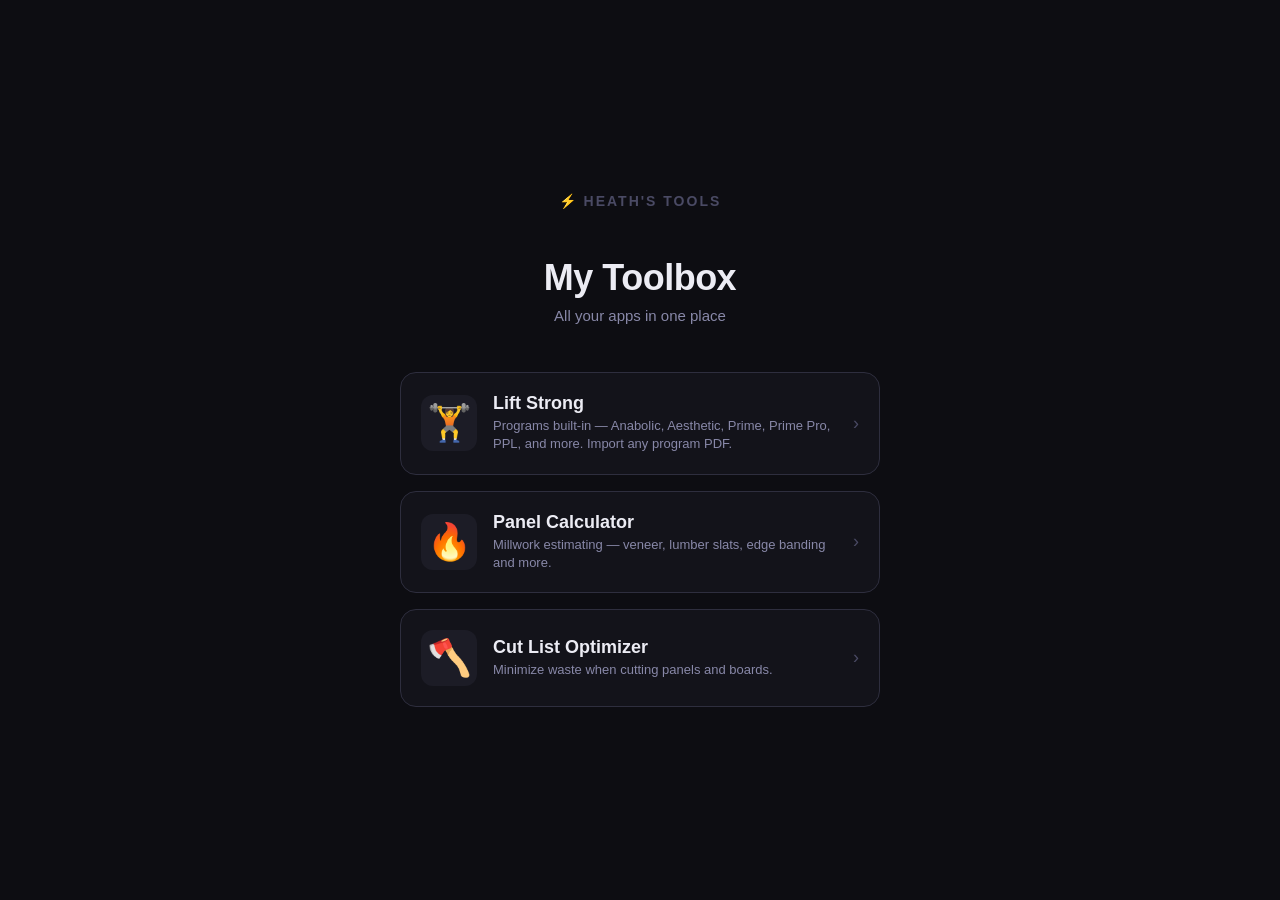
<file: index.html>
<!DOCTYPE html>
<html lang="en">
<head>
<meta charset="UTF-8">
<meta name="viewport" content="width=device-width, initial-scale=1.0">
<title>Heath's Tools</title>
<link rel="manifest" href="/manifest.json">
<link rel="apple-touch-icon" href="/icons/liftstrong-icon.png">
<meta name="apple-mobile-web-app-capable" content="yes">
<meta name="apple-mobile-web-app-status-bar-style" content="black-translucent">
<meta name="apple-mobile-web-app-title" content="My Tools">
<meta name="theme-color" content="#0d0d12">
<meta name="mobile-web-app-capable" content="yes">
<style>
*,*::before,*::after{box-sizing:border-box;margin:0;padding:0}
body{font-family:-apple-system,BlinkMacSystemFont,"Segoe UI",Roboto,sans-serif;background:#0d0d12;color:#ececf4;min-height:100vh;display:flex;flex-direction:column;align-items:center;justify-content:center;padding:24px}
.logo{font-size:14px;font-weight:700;color:#4a4a64;letter-spacing:2px;text-transform:uppercase;margin-bottom:48px;text-align:center}
h1{font-size:36px;font-weight:900;color:#ececf4;text-align:center;margin-bottom:8px;letter-spacing:-0.5px}
.sub{font-size:15px;color:#8888a8;text-align:center;margin-bottom:48px}
.grid{display:grid;grid-template-columns:1fr;gap:16px;width:100%;max-width:480px}
.tool-card{display:flex;align-items:center;gap:16px;background:#13131a;border:1px solid #2e2e3e;border-radius:16px;padding:20px;text-decoration:none;color:#ececf4;transition:border-color 0.15s,transform 0.15s;-webkit-tap-highlight-color:transparent}
.tool-card:hover{border-color:#d4f000;transform:translateY(-2px)}
.tool-card:active{transform:scale(0.98)}
.tool-ico{font-size:36px;flex-shrink:0;width:56px;height:56px;display:flex;align-items:center;justify-content:center;background:#1c1c26;border-radius:12px}
.tool-name{font-size:18px;font-weight:800;color:#ececf4}
.tool-desc{font-size:13px;color:#8888a8;margin-top:3px;line-height:1.4}
.tool-arrow{font-size:18px;color:#4a4a64;margin-left:auto;flex-shrink:0}
.tool-card:hover .tool-arrow{color:#d4f000}
@media(min-width:520px){.grid{grid-template-columns:1fr}}
</style>
</head>
<body>
<div class="logo">&#9889; Heath's Tools</div>
<h1>My Toolbox</h1>
<p class="sub">All your apps in one place</p>
<div class="grid">
  <a class="tool-card" href="/mytools/liftstrong/">
    <div class="tool-ico">&#127947;</div>
    <div>
      <div class="tool-name">Lift Strong</div>
      <div class="tool-desc">Programs built-in — Anabolic, Aesthetic, Prime, Prime Pro, PPL, and more. Import any program PDF.</div>
    </div>
    <div class="tool-arrow">&#8250;</div>
  </a>
  <a class="tool-card" href="/mytools/calculator/">
    <div class="tool-ico">&#128293;</div>
    <div>
      <div class="tool-name">Panel Calculator</div>
      <div class="tool-desc">Millwork estimating — veneer, lumber slats, edge banding and more.</div>
    </div>
    <div class="tool-arrow">&#8250;</div>
  </a>
  <a class="tool-card" href="/mytools/cutlist/">
    <div class="tool-ico">&#129683;</div>
    <div>
      <div class="tool-name">Cut List Optimizer</div>
      <div class="tool-desc">Minimize waste when cutting panels and boards.</div>
    </div>
    <div class="tool-arrow">&#8250;</div>
  </a>
</div>
</body>
</html>
</file>
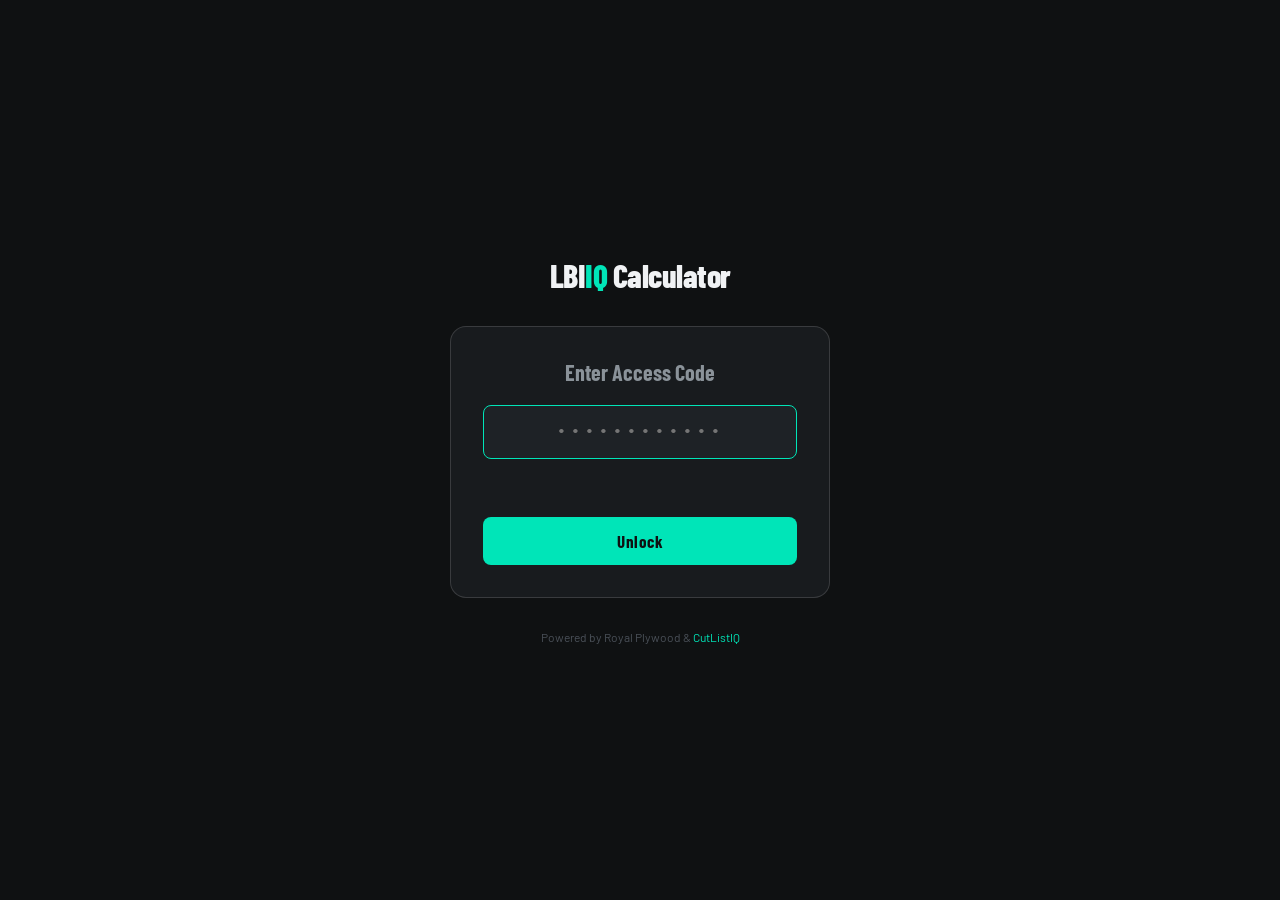
<file: calculator/index.html>
<!DOCTYPE html>
<html lang="en">
<head>
<meta charset="UTF-8">
<meta name="viewport" content="width=device-width, initial-scale=1.0">
<title>LBI Panel Calculator</title>
<link rel="preconnect" href="https://fonts.googleapis.com">
<link rel="preconnect" href="https://fonts.gstatic.com" crossorigin>
<link href="https://fonts.googleapis.com/css2?family=Barlow+Condensed:wght@400;600;700;800&family=Barlow:wght@400;500;600&family=DM+Mono:wght@400;500&display=swap" rel="stylesheet">
<style>
/* ─── IQ BRAND TOKENS ───────────────────────────────────────────── */
:root{
  --teal:#00e5b8; --teal-dim:rgba(0,229,184,.12); --teal-mid:rgba(0,229,184,.3);
  --gold:#d4a800; --gold-dim:rgba(212,168,0,.12);
  --red:#e84040;  --red-dim:rgba(232,64,64,.12);
  --bg:#0f1112;   --surf:#181b1e;  --surf2:#1e2226;  --surf3:#252a2d;
  --bdr:rgba(255,255,255,.07); --bdr2:rgba(255,255,255,.14);
  --ink:#f0f2f4;  --mid:#8a9299;   --dim:#4a5058;
  --r:8px; --r2:12px; --r3:16px;
  --sh:0 4px 20px rgba(0,0,0,.4);
  --font-head:'Barlow Condensed',sans-serif;
  --font-body:'Barlow',sans-serif;
  --font-mono:'DM Mono',monospace;
}
*{box-sizing:border-box;margin:0;padding:0}
body{font-family:var(--font-body);background:var(--bg);color:var(--ink);min-height:100vh;font-size:15px}

/* ─── LOCK SCREEN ───────────────────────────────────────────────── */
#lockScreen{
  position:fixed;inset:0;background:var(--bg);
  display:flex;flex-direction:column;align-items:center;justify-content:center;
  z-index:1000;gap:32px;padding:24px;
}
#lockScreen .lock-logo{
  font-family:var(--font-head);font-size:32px;font-weight:800;
  color:var(--ink);letter-spacing:-0.5px;
}
#lockScreen .lock-logo span{color:var(--teal)}
#lockScreen .lock-card{
  background:var(--surf);border:1px solid var(--bdr2);border-radius:var(--r3);
  padding:32px;width:100%;max-width:380px;display:flex;flex-direction:column;gap:20px;
}
#lockScreen h2{font-family:var(--font-head);font-size:22px;font-weight:700;text-align:center;color:var(--mid)}
#lockPw{
  background:var(--surf2);border:1px solid var(--bdr2);border-radius:var(--r);
  color:var(--ink);font-size:18px;padding:14px 16px;width:100%;
  font-family:var(--font-mono);letter-spacing:3px;outline:none;
  transition:border-color .2s;text-align:center;
}
#lockPw:focus{border-color:var(--teal)}
#lockErr{color:var(--red);font-size:13px;text-align:center;min-height:18px}
.btn-primary{
  background:var(--teal);color:#0f1112;border:none;border-radius:var(--r);
  font-family:var(--font-head);font-size:17px;font-weight:700;letter-spacing:.5px;
  padding:14px 24px;cursor:pointer;width:100%;transition:opacity .15s;
}
.btn-primary:hover{opacity:.88}
.btn-secondary{
  background:var(--surf3);color:var(--ink);border:1px solid var(--bdr2);border-radius:var(--r);
  font-family:var(--font-head);font-size:15px;font-weight:600;letter-spacing:.3px;
  padding:10px 18px;cursor:pointer;transition:border-color .15s,background .15s;
}
.btn-secondary:hover{border-color:var(--teal);background:var(--teal-dim)}
.btn-danger{
  background:var(--red-dim);color:var(--red);border:1px solid var(--red);
  border-radius:var(--r);font-family:var(--font-head);font-size:14px;font-weight:600;
  padding:8px 14px;cursor:pointer;
}
.btn-ghost{
  background:none;border:1px solid var(--bdr2);color:var(--mid);border-radius:var(--r);
  font-family:var(--font-head);font-size:14px;font-weight:600;padding:7px 12px;
  cursor:pointer;transition:border-color .15s,color .15s;
}
.btn-ghost:hover{border-color:var(--teal);color:var(--teal)}

/* ─── APP SHELL ─────────────────────────────────────────────────── */
#app{display:none;flex-direction:column;min-height:100vh}
#app.visible{display:flex}

header{
  background:var(--surf);border-bottom:1px solid var(--bdr);
  padding:0 24px;height:56px;display:flex;align-items:center;gap:16px;
  position:sticky;top:0;z-index:200;
}
.header-logo{font-family:var(--font-head);font-size:22px;font-weight:800;color:var(--ink);letter-spacing:-.3px}
.header-logo span{color:var(--teal)}
.header-actions{margin-left:auto;display:flex;align-items:center;gap:10px}
.icon-btn{
  background:none;border:none;color:var(--mid);cursor:pointer;
  width:36px;height:36px;display:flex;align-items:center;justify-content:center;
  border-radius:var(--r);transition:color .15s,background .15s;font-size:18px;
}
.icon-btn:hover{color:var(--teal);background:var(--teal-dim)}
.header-badge{
  background:var(--teal-dim);color:var(--teal);border:1px solid var(--teal-mid);
  border-radius:20px;font-family:var(--font-head);font-size:12px;font-weight:700;
  padding:3px 10px;letter-spacing:.5px;text-transform:uppercase;
}

main{flex:1;padding:24px;max-width:1200px;margin:0 auto;width:100%}

/* ─── JOB HEADER ────────────────────────────────────────────────── */
.job-header-card{
  background:var(--surf);border:1px solid var(--bdr);border-radius:var(--r3);
  padding:20px 24px;margin-bottom:20px;
}
.job-header-card h2{
  font-family:var(--font-head);font-size:13px;font-weight:700;letter-spacing:2px;
  text-transform:uppercase;color:var(--teal);margin-bottom:16px;
}
.job-grid{display:grid;grid-template-columns:repeat(auto-fit,minmax(180px,1fr));gap:12px}
.job-grid .span2{grid-column:span 2}
.field-label{
  font-family:var(--font-head);font-size:11px;font-weight:700;letter-spacing:1.5px;
  text-transform:uppercase;color:var(--mid);display:block;margin-bottom:5px;
}
input[type=text],input[type=number],input[type=date],select,textarea{
  background:var(--surf2);border:1px solid var(--bdr2);border-radius:var(--r);
  color:var(--ink);font-size:14px;padding:9px 12px;width:100%;
  font-family:var(--font-body);outline:none;transition:border-color .2s;
}
input:focus,select:focus,textarea:focus{border-color:var(--teal)}
select{cursor:pointer;appearance:none;
  background-image:url("data:image/svg+xml,%3Csvg xmlns='http://www.w3.org/2000/svg' width='10' height='6' viewBox='0 0 10 6'%3E%3Cpath d='M1 1l4 4 4-4' stroke='%238a9299' stroke-width='1.5' fill='none' stroke-linecap='round'/%3E%3C/svg%3E");
  background-repeat:no-repeat;background-position:right 12px center;padding-right:32px;
}
select option{background:#1e2226}

/* ─── TABS ──────────────────────────────────────────────────────── */
.tab-bar{display:flex;gap:4px;margin-bottom:20px;border-bottom:1px solid var(--bdr);padding-bottom:0}
.tab-btn{
  font-family:var(--font-head);font-size:15px;font-weight:700;letter-spacing:.3px;
  color:var(--mid);background:none;border:none;cursor:pointer;
  padding:10px 18px;border-bottom:2px solid transparent;margin-bottom:-1px;
  transition:color .15s,border-color .15s;
}
.tab-btn.active{color:var(--teal);border-bottom-color:var(--teal)}
.tab-btn:hover:not(.active){color:var(--ink)}
.tab-pane{display:none}
.tab-pane.active{display:block}

/* ─── CONFIG ROWS ───────────────────────────────────────────────── */
.configs-container{display:flex;flex-direction:column;gap:16px}
.config-card{
  background:var(--surf);border:1px solid var(--bdr);border-radius:var(--r3);
  overflow:hidden;
}
.config-header{
  background:var(--surf2);padding:14px 20px;
  display:flex;align-items:center;gap:12px;cursor:pointer;
  border-bottom:1px solid var(--bdr);
}
.config-num{
  background:var(--teal-dim);color:var(--teal);border:1px solid var(--teal-mid);
  border-radius:20px;font-family:var(--font-head);font-size:12px;font-weight:800;
  padding:2px 10px;letter-spacing:.5px;flex-shrink:0;
}
.config-title{font-family:var(--font-head);font-size:16px;font-weight:700;flex:1}
.config-chevron{color:var(--mid);font-size:12px;transition:transform .2s;margin-left:auto}
.config-card.collapsed .config-chevron{transform:rotate(-90deg)}
.config-card.collapsed .config-body{display:none}

.config-body{padding:20px}
.config-grid{display:grid;grid-template-columns:repeat(auto-fill,minmax(160px,1fr));gap:12px;margin-bottom:16px}
.config-grid .span2{grid-column:span 2}
.config-grid .span3{grid-column:span 3}
.config-divider{
  border:none;border-top:1px solid var(--bdr);margin:16px 0;
}
.section-label{
  font-family:var(--font-head);font-size:11px;font-weight:700;letter-spacing:2px;
  text-transform:uppercase;color:var(--teal);margin-bottom:12px;display:block;
}

/* toggle switches */
.toggle-row{display:flex;align-items:center;gap:10px}
.toggle-label{font-size:14px;color:var(--mid)}
.toggle{
  position:relative;display:inline-block;width:42px;height:24px;flex-shrink:0;
}
.toggle input{opacity:0;width:0;height:0}
.toggle-slider{
  position:absolute;inset:0;background:var(--surf3);border-radius:24px;
  cursor:pointer;transition:background .2s;border:1px solid var(--bdr2);
}
.toggle-slider:before{
  content:'';position:absolute;width:18px;height:18px;left:2px;bottom:2px;
  background:var(--mid);border-radius:50%;transition:transform .2s,background .2s;
}
.toggle input:checked+.toggle-slider{background:var(--teal-dim);border-color:var(--teal)}
.toggle input:checked+.toggle-slider:before{transform:translateX(18px);background:var(--teal)}

/* note banners */
.note-banner{
  background:var(--gold-dim);border:1px solid var(--gold);border-radius:var(--r);
  padding:10px 14px;font-size:13px;color:var(--gold);margin-top:8px;
  display:flex;align-items:flex-start;gap:8px;
}
.note-banner.info{background:var(--teal-dim);border-color:var(--teal-mid);color:var(--teal)}

/* ─── RESULTS PANEL ─────────────────────────────────────────────── */
#resultsPanel{
  background:var(--surf);border:1px solid var(--bdr);border-radius:var(--r3);
  padding:24px;margin-top:20px;
}
#resultsPanel h2{
  font-family:var(--font-head);font-size:22px;font-weight:800;
  color:var(--ink);margin-bottom:20px;letter-spacing:-.3px;
}
.results-empty{color:var(--mid);font-size:14px;text-align:center;padding:24px 0}

.result-config{margin-bottom:20px}
.result-config-title{
  font-family:var(--font-head);font-size:13px;font-weight:700;letter-spacing:1.5px;
  text-transform:uppercase;color:var(--teal);margin-bottom:10px;
  padding-bottom:8px;border-bottom:1px solid var(--bdr);
}
.result-row{
  display:flex;justify-content:space-between;align-items:baseline;
  padding:6px 0;border-bottom:1px solid var(--bdr);font-size:14px;
}
.result-row:last-child{border-bottom:none}
.result-label{color:var(--mid)}
.result-value{font-family:var(--font-mono);color:var(--ink);font-size:13px}
.result-value.sub{color:var(--mid);font-size:12px}

.result-total-card{
  background:var(--surf2);border:1px solid var(--bdr2);border-radius:var(--r2);
  padding:16px 20px;margin-top:16px;
}
.result-total-row{
  display:flex;justify-content:space-between;align-items:baseline;
  padding:5px 0;font-size:14px;
}
.result-total-row.grand{
  font-family:var(--font-head);font-size:24px;font-weight:800;
  color:var(--teal);padding-top:12px;margin-top:8px;
  border-top:1px solid var(--bdr2);
}
.result-total-row.grand .result-label{color:var(--teal)}

/* ─── ADD CONFIG BTN ────────────────────────────────────────────── */
.add-config-btn{
  background:var(--surf);border:2px dashed var(--bdr2);border-radius:var(--r3);
  color:var(--mid);font-family:var(--font-head);font-size:16px;font-weight:700;
  padding:16px;width:100%;cursor:pointer;transition:border-color .2s,color .2s;
  display:flex;align-items:center;justify-content:center;gap:8px;
}
.add-config-btn:hover{border-color:var(--teal);color:var(--teal)}

/* ─── SAVED JOBS ────────────────────────────────────────────────── */
.saved-job-card{
  background:var(--surf);border:1px solid var(--bdr);border-radius:var(--r2);
  padding:16px 20px;display:flex;align-items:center;gap:16px;
}
.saved-job-info{flex:1}
.saved-job-name{font-family:var(--font-head);font-size:18px;font-weight:700}
.saved-job-meta{font-size:12px;color:var(--mid);margin-top:3px}
.saved-jobs-list{display:flex;flex-direction:column;gap:10px}

/* ─── MODAL ─────────────────────────────────────────────────────── */
.modal-overlay{
  position:fixed;inset:0;background:rgba(0,0,0,.7);z-index:500;
  display:flex;align-items:center;justify-content:center;padding:20px;
}
.modal-overlay.hidden{display:none}
.modal-box{
  background:var(--surf);border:1px solid var(--bdr2);border-radius:var(--r3);
  padding:28px;width:100%;max-width:680px;max-height:90vh;overflow-y:auto;
  box-shadow:var(--sh);
}
.modal-box h2{
  font-family:var(--font-head);font-size:22px;font-weight:800;
  margin-bottom:20px;letter-spacing:-.3px;
}
.modal-section{margin-bottom:28px}
.modal-section h3{
  font-family:var(--font-head);font-size:13px;font-weight:700;letter-spacing:2px;
  text-transform:uppercase;color:var(--teal);margin-bottom:14px;
  padding-bottom:8px;border-bottom:1px solid var(--bdr);
}

/* admin pricing table */
.pricing-table{width:100%;border-collapse:collapse;font-size:13px}
.pricing-table th{
  font-family:var(--font-head);font-size:11px;font-weight:700;letter-spacing:1.5px;
  text-transform:uppercase;color:var(--mid);padding:6px 8px;
  border-bottom:1px solid var(--bdr);text-align:left;
}
.pricing-table td{padding:6px 8px;border-bottom:1px solid var(--bdr)}
.pricing-table input[type=number]{
  padding:5px 8px;font-size:13px;background:var(--surf3);
  border:1px solid var(--bdr2);border-radius:6px;color:var(--ink);width:90px;
}
.pricing-table input[type=number].zero{color:var(--dim)}
.pricing-table tr.disabled-row{opacity:.5}

/* ─── PRINT ─────────────────────────────────────────────────────── */
@media print{
  #lockScreen,header,.tab-bar,.add-config-btn,.config-header .btn-danger,
  .header-actions,.print-hide{display:none!important}
  body{background:#fff;color:#000}
  :root{--ink:#000;--mid:#555;--surf:#fff;--surf2:#f5f5f5;--bdr:#ddd;--bdr2:#ccc}
  #resultsPanel{border:1px solid #ddd}
  .config-card.collapsed .config-body{display:block!important}
}

/* ─── WASTE BADGE ───────────────────────────────────────────────── */
.waste-badge{
  display:inline-flex;align-items:center;gap:6px;
  background:var(--teal-dim);color:var(--teal);border:1px solid var(--teal-mid);
  border-radius:20px;font-family:var(--font-mono);font-size:11px;font-weight:500;
  padding:3px 10px;margin-top:6px;
}
.unit{font-size:11px;color:var(--mid);margin-left:2px}

/* ─── LUMBER STOCK TAG ──────────────────────────────────────────── */
.stock-tag{
  background:var(--gold-dim);color:var(--gold);border:1px solid var(--gold);
  border-radius:6px;font-family:var(--font-mono);font-size:12px;
  padding:3px 10px;display:inline-block;margin-top:4px;
}

/* ─── INLINE CALC PREVIEW ───────────────────────────────────────── */
.calc-preview{
  background:var(--surf3);border-radius:var(--r);padding:14px 16px;
  margin-top:16px;display:grid;grid-template-columns:repeat(auto-fill,minmax(130px,1fr));gap:8px;
}
.calc-preview-item{}
.calc-preview-label{font-size:11px;color:var(--mid);font-family:var(--font-head);
  font-weight:700;letter-spacing:1px;text-transform:uppercase;}
.calc-preview-val{font-family:var(--font-mono);font-size:14px;color:var(--ink);margin-top:2px}

/* ─── SCROLLBAR ─────────────────────────────────────────────────── */
::-webkit-scrollbar{width:6px;height:6px}
::-webkit-scrollbar-track{background:transparent}
::-webkit-scrollbar-thumb{background:var(--surf3);border-radius:3px}

/* ─── CUTLISTIQ LINK ─────────────────────────────────────────────── */
.cutlistiq-link{
  display:inline-flex;align-items:center;gap:8px;
  background:var(--teal-dim);color:var(--teal);border:1px solid var(--teal-mid);
  border-radius:var(--r);padding:8px 14px;font-family:var(--font-head);
  font-size:14px;font-weight:700;text-decoration:none;letter-spacing:.3px;
  transition:background .15s;
}
.cutlistiq-link:hover{background:rgba(0,229,184,.2)}

/* ─── RESPONSIVE ─────────────────────────────────────────────────── */
@media(max-width:640px){
  main{padding:16px}
  .config-grid{grid-template-columns:1fr 1fr}
  .config-grid .span3{grid-column:span 2}
  header{padding:0 16px}
}
</style>
</head>
<body>

<!-- ═══════════════════════════════════════════════════
     LOCK SCREEN
═══════════════════════════════════════════════════ -->
<div id="lockScreen">
  <div class="lock-logo">LBI<span>IQ</span> Calculator</div>
  <div class="lock-card">
    <h2>Enter Access Code</h2>
    <input type="password" id="lockPw" placeholder="••••••••••••" autocomplete="off" autofocus>
    <div id="lockErr"></div>
    <button class="btn-primary" onclick="unlock()">Unlock</button>
  </div>
  <div style="font-size:12px;color:var(--dim)">Powered by Royal Plywood &amp; <a href="https://cutlistiq.pro" target="_blank" style="color:var(--teal);text-decoration:none">CutListIQ</a></div>
</div>

<!-- ═══════════════════════════════════════════════════
     MAIN APP
═══════════════════════════════════════════════════ -->
<div id="app">
  <header>
    <div class="header-logo">LBI<span>IQ</span></div>
    <div class="header-badge">Panel Calculator</div>
    <div class="header-actions">
      <a href="https://cutlistiq.pro" target="_blank" class="cutlistiq-link print-hide">
        <svg width="14" height="14" viewBox="0 0 24 24" fill="none" stroke="currentColor" stroke-width="2.5" stroke-linecap="round" stroke-linejoin="round"><path d="M18 13v6a2 2 0 01-2 2H5a2 2 0 01-2-2V8a2 2 0 012-2h6"/><polyline points="15 3 21 3 21 9"/><line x1="10" y1="14" x2="21" y2="3"/></svg>
        CutListIQ
      </a>
      <button class="icon-btn print-hide" onclick="openSavedJobs()" title="Saved Jobs">
        <svg width="18" height="18" viewBox="0 0 24 24" fill="none" stroke="currentColor" stroke-width="2" stroke-linecap="round" stroke-linejoin="round"><path d="M22 19a2 2 0 01-2 2H4a2 2 0 01-2-2V5a2 2 0 012-2h5l2 3h9a2 2 0 012 2z"/></svg>
      </button>
      <button class="icon-btn print-hide" onclick="window.print()" title="Print">
        <svg width="18" height="18" viewBox="0 0 24 24" fill="none" stroke="currentColor" stroke-width="2" stroke-linecap="round" stroke-linejoin="round"><polyline points="6 9 6 2 18 2 18 9"/><path d="M6 18H4a2 2 0 01-2-2v-5a2 2 0 012-2h16a2 2 0 012 2v5a2 2 0 01-2 2h-2"/><rect x="6" y="14" width="12" height="8"/></svg>
      </button>
      <button class="icon-btn print-hide" id="adminBtn" onclick="openAdmin()" title="Admin Settings">
        <svg width="18" height="18" viewBox="0 0 24 24" fill="none" stroke="currentColor" stroke-width="2" stroke-linecap="round" stroke-linejoin="round"><circle cx="12" cy="12" r="3"/><path d="M19.07 4.93l-1.41 1.41M4.93 4.93l1.41 1.41M12 2v2M12 20v2M20 12h2M2 12h2M19.07 19.07l-1.41-1.41M4.93 19.07l1.41-1.41"/></svg>
      </button>
    </div>
  </header>

  <main>
    <!-- Job Header -->
    <div class="job-header-card">
      <h2>Job Information</h2>
      <div class="job-grid">
        <div class="span2">
          <label class="field-label">Job Name / Project</label>
          <input type="text" id="jobName" placeholder="e.g. Conference Room — 4th Floor" oninput="markDirty()">
        </div>
        <div>
          <label class="field-label">Customer</label>
          <input type="text" id="jobCustomer" placeholder="LBI" oninput="markDirty()">
        </div>
        <div>
          <label class="field-label">PO / Quote #</label>
          <input type="text" id="jobPO" placeholder="e.g. PO-2026-001" oninput="markDirty()">
        </div>
        <div>
          <label class="field-label">Date</label>
          <input type="date" id="jobDate" oninput="markDirty()">
        </div>
        <div>
          <label class="field-label">Total Ceiling Sq Ft</label>
          <input type="number" id="totalSqft" value="500" min="0" step="1" oninput="recalcAll()">
        </div>
        <div style="grid-column:1/-1">
          <label class="field-label">Notes</label>
          <input type="text" id="jobNotes" placeholder="Optional notes for this quote" oninput="markDirty()">
        </div>
      </div>
      <div style="margin-top:14px;display:flex;gap:10px;flex-wrap:wrap" class="print-hide">
        <button class="btn-secondary" onclick="saveJob()">💾 Save Job</button>
        <button class="btn-secondary" onclick="newJob()">＋ New Job</button>
      </div>
    </div>

    <!-- Tabs -->
    <div class="tab-bar print-hide">
      <button class="tab-btn active" onclick="switchTab('veneer',this)">Veneer Panels</button>
      <button class="tab-btn" onclick="switchTab('lumber',this)">Solid Lumber</button>
    </div>

    <!-- Veneer Tab -->
    <div id="tab-veneer" class="tab-pane active">
      <div class="configs-container" id="veneerConfigs"></div>
      <button class="add-config-btn print-hide" onclick="addVeneerConfig()">
        <svg width="16" height="16" viewBox="0 0 24 24" fill="none" stroke="currentColor" stroke-width="2.5" stroke-linecap="round"><line x1="12" y1="5" x2="12" y2="19"/><line x1="5" y1="12" x2="19" y2="12"/></svg>
        Add Panel Configuration
      </button>
    </div>

    <!-- Lumber Tab -->
    <div id="tab-lumber" class="tab-pane">
      <div class="configs-container" id="lumberConfigs"></div>
      <button class="add-config-btn print-hide" onclick="addLumberConfig()">
        <svg width="16" height="16" viewBox="0 0 24 24" fill="none" stroke="currentColor" stroke-width="2.5" stroke-linecap="round"><line x1="12" y1="5" x2="12" y2="19"/><line x1="5" y1="12" x2="19" y2="12"/></svg>
        Add Lumber Configuration
      </button>
    </div>

    <!-- Results -->
    <div id="resultsPanel">
      <h2>Quote Summary</h2>
      <div id="resultsContent" class="results-empty">Fill in job details and add a configuration above to see results.</div>
    </div>
  </main>
</div>

<!-- ═══════════════════════════════════════════════════
     ADMIN MODAL
═══════════════════════════════════════════════════ -->
<div class="modal-overlay hidden" id="adminModal">
  <div class="modal-box">
    <div style="display:flex;align-items:center;justify-content:space-between;margin-bottom:20px">
      <h2 style="margin-bottom:0">⚙ Admin Pricing</h2>
      <button class="icon-btn" onclick="closeAdmin()">
        <svg width="18" height="18" viewBox="0 0 24 24" fill="none" stroke="currentColor" stroke-width="2" stroke-linecap="round"><line x1="18" y1="6" x2="6" y2="18"/><line x1="6" y1="6" x2="18" y2="18"/></svg>
      </button>
    </div>

    <!-- Markup -->
    <div class="modal-section">
      <h3>Markup / Margin (% added to each category)</h3>
      <div id="markupGrid" style="display:grid;grid-template-columns:repeat(auto-fill,minmax(200px,1fr));gap:12px"></div>
    </div>

    <!-- Veneer Species Pricing -->
    <div class="modal-section">
      <h3>Veneer Panel Pricing (per sheet)</h3>
      <p style="font-size:12px;color:var(--mid);margin-bottom:12px">A3 = Horizontal slats &nbsp;|&nbsp; AA = Vertical slats &nbsp;|&nbsp; Set to $0 to hide from LBI</p>
      <div style="overflow-x:auto">
        <table class="pricing-table" id="veneerPricingTable">
          <thead>
            <tr>
              <th>Species</th>
              <th>A3 4×8</th>
              <th>A3 4×10</th>
              <th>AA 4×8</th>
              <th>AA 4×10</th>
              <th>EB Roll</th>
            </tr>
          </thead>
          <tbody id="veneerPricingBody"></tbody>
        </table>
      </div>
      <button class="btn-ghost" style="margin-top:12px" onclick="addCustomSpecies('veneer')">+ Add Species</button>
    </div>

    <!-- Lumber Pricing -->
    <div class="modal-section">
      <h3>Lumber Pricing (per board foot)</h3>
      <p style="font-size:12px;color:var(--mid);margin-bottom:12px">Set to $0 to hide from LBI. Check "Resaw" for Hemlock/Fir (4 pcs from 2×6)</p>
      <div style="overflow-x:auto">
        <table class="pricing-table" id="lumberPricingTable">
          <thead>
            <tr>
              <th>Species</th>
              <th>$/BF</th>
              <th>Resaw (2×6)</th>
            </tr>
          </thead>
          <tbody id="lumberPricingBody"></tbody>
        </table>
      </div>
      <button class="btn-ghost" style="margin-top:12px" onclick="addCustomSpecies('lumber')">+ Add Species</button>
    </div>

    <!-- Service Rates -->
    <div class="modal-section">
      <h3>Service Rates</h3>
      <div id="serviceRatesGrid" style="display:grid;grid-template-columns:repeat(auto-fill,minmax(210px,1fr));gap:12px"></div>
    </div>

    <div style="display:flex;gap:10px;justify-content:flex-end;margin-top:8px">
      <button class="btn-ghost" onclick="closeAdmin()">Cancel</button>
      <button class="btn-primary" onclick="saveAdmin()">Save Changes</button>
    </div>
  </div>
</div>

<!-- ═══════════════════════════════════════════════════
     SAVED JOBS MODAL
═══════════════════════════════════════════════════ -->
<div class="modal-overlay hidden" id="savedModal">
  <div class="modal-box" style="max-width:560px">
    <div style="display:flex;align-items:center;justify-content:space-between;margin-bottom:20px">
      <h2 style="margin-bottom:0">Saved Jobs</h2>
      <button class="icon-btn" onclick="closeSavedJobs()">
        <svg width="18" height="18" viewBox="0 0 24 24" fill="none" stroke="currentColor" stroke-width="2" stroke-linecap="round"><line x1="18" y1="6" x2="6" y2="18"/><line x1="6" y1="6" x2="18" y2="18"/></svg>
      </button>
    </div>
    <div id="savedJobsList" class="saved-jobs-list"></div>
    <div style="margin-top:16px;padding-top:16px;border-top:1px solid var(--bdr)">
      <p style="font-size:12px;color:var(--mid);margin-bottom:10px">Share a job code with another employee:</p>
      <div style="display:flex;gap:8px">
        <input type="text" id="importCodeInput" placeholder="Paste job code here..." style="flex:1">
        <button class="btn-secondary" onclick="importJobCode()">Import</button>
      </div>
    </div>
  </div>
</div>

<script src="app.js"></script>

</body>
</html>
</file>
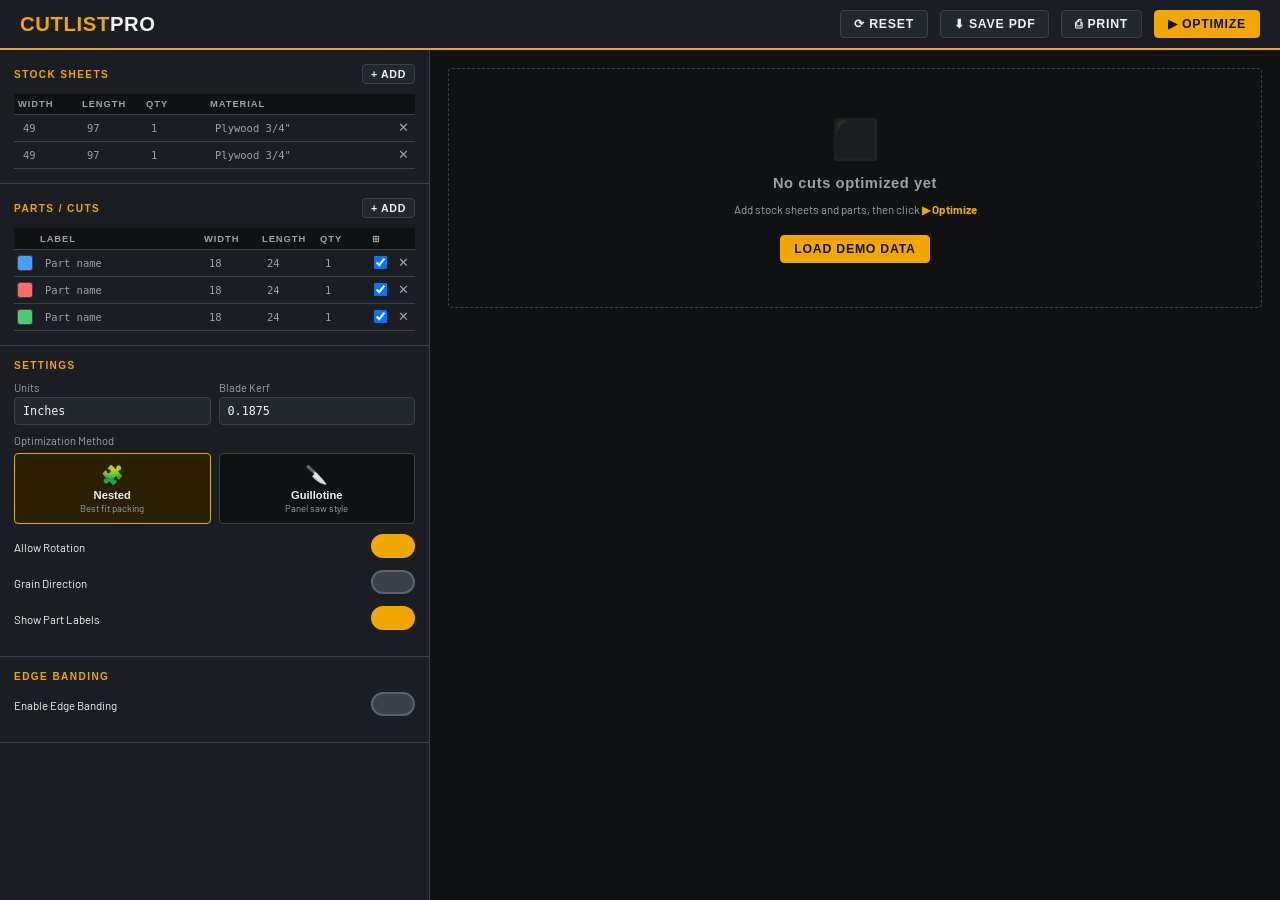
<file: cutlist/index.html>
<!DOCTYPE html>

<html lang="en">
<head>
<meta charset="UTF-8">
<meta name="viewport" content="width=device-width, initial-scale=1.0">
<title>CutList Pro</title>
<link rel="manifest" href="/cutlist/manifest.json">
<link rel="apple-touch-icon" href="/icons/cutlist-icon.png">
<meta name="apple-mobile-web-app-capable" content="yes">
<meta name="apple-mobile-web-app-status-bar-style" content="black-translucent">
<meta name="apple-mobile-web-app-title" content="Cut List">
<meta name="theme-color" content="#0f1112">
<meta name="mobile-web-app-capable" content="yes">
<link href="https://fonts.googleapis.com/css2?family=DM+Mono:wght@400;500&family=Barlow+Condensed:wght@400;600;700;900&family=Barlow:wght@400;500&display=swap" rel="stylesheet">
<style>
*,*::before,*::after{box-sizing:border-box;margin:0;padding:0}
html{font-size:14px}
body{background:#0f1112;color:#f0f2f5;font-family:'Barlow',sans-serif;min-height:100vh;display:flex;flex-direction:column}

header{background:#1a1d21;border-bottom:2px solid #f0a800;padding:0 20px;display:flex;align-items:center;gap:12px;height:50px;position:sticky;top:0;z-index:100;flex-shrink:0}
.logo{font-family:‘Barlow Condensed’,sans-serif;font-weight:900;font-size:1.45rem;letter-spacing:.03em;text-transform:uppercase;color:#f0a800;white-space:nowrap}
.logo span{color:#f0f2f5}
.header-sep{flex:1}
.btn{display:inline-flex;align-items:center;gap:5px;padding:6px 13px;border-radius:4px;border:1.5px solid #3a4149;background:#23282e;color:#f0f2f5;font-family:‘Barlow Condensed’,sans-serif;font-weight:600;font-size:.88rem;letter-spacing:.06em;text-transform:uppercase;cursor:pointer;transition:all .15s;white-space:nowrap}
.btn:hover{border-color:#f0a800;color:#f0a800}
.btn-primary{background:#f0a800;border-color:#f0a800;color:#111;font-weight:700}
.btn-primary:hover{background:#ffc840;border-color:#ffc840;color:#111}
.btn-sm{padding:3px 8px;font-size:.76rem}

.app-body{display:grid;grid-template-columns:430px 1fr;flex:1;min-height:0;overflow:hidden}
.sidebar{background:#1a1d21;border-right:1px solid #3a4149;display:flex;flex-direction:column;overflow-y:auto}
.main{display:flex;flex-direction:column;overflow-y:auto;padding:18px;gap:14px;background:#0f1112}

.section{border-bottom:1px solid #3a4149;padding:14px}
.section-title{font-family:‘Barlow Condensed’,sans-serif;font-weight:700;font-size:.72rem;letter-spacing:.14em;text-transform:uppercase;color:#f0a800;margin-bottom:10px;display:flex;align-items:center;justify-content:space-between}

label{font-size:.8rem;color:#9aa3ad;display:block;margin-bottom:3px}
input[type=text],input[type=number],select{width:100%;background:#23282e;border:1.5px solid #3a4149;color:#f0f2f5;border-radius:4px;padding:6px 8px;font-family:‘DM Mono’,monospace;font-size:.84rem;outline:none;transition:border-color .15s;-webkit-appearance:none;appearance:none}
input[type=text]::placeholder,input[type=number]::placeholder{color:#9aa3ad;opacity:1}
input:focus,select:focus{border-color:#f0a800}
select{background-image:url(“data:image/svg+xml,%3Csvg xmlns=‘http://www.w3.org/2000/svg’ width=‘10’ height=‘6’%3E%3Cpath d=‘M0 0l5 6 5-6z’ fill=’%239aa3ad’/%3E%3C/svg%3E”);background-repeat:no-repeat;background-position:right 8px center;padding-right:26px;cursor:pointer;background-color:#23282e}
select option{background:#23282e;color:#f0f2f5}
.field{margin-bottom:9px}
.row{display:flex;gap:8px}
.row>*{flex:1;min-width:0}

.data-table{width:100%;border-collapse:collapse;font-family:‘DM Mono’,monospace;font-size:.75rem}
.data-table th{background:#0f1112;color:#9aa3ad;font-family:‘Barlow Condensed’,sans-serif;font-weight:600;font-size:.67rem;letter-spacing:.1em;text-transform:uppercase;padding:5px 4px;text-align:left;border-bottom:1px solid #3a4149;white-space:nowrap}
.data-table td{padding:3px 3px;border-bottom:1px solid #3a4149;vertical-align:middle}
.data-table tr:hover td{background:#23282e}
.data-table input[type=text],.data-table input[type=number]{padding:3px 5px;font-size:.75rem;background:transparent;border:1.5px solid transparent;color:#f0f2f5;width:100%;min-width:0}
.data-table input:focus{background:#0f1112;border-color:#f0a800;border-radius:3px}

.color-swatch{width:16px;height:16px;border-radius:3px;border:1px solid #3a4149;cursor:pointer;display:block}
.del-btn{background:none;border:none;cursor:pointer;color:#9aa3ad;font-size:.9rem;padding:2px 3px;border-radius:3px;transition:color .15s;line-height:1}
.del-btn:hover{color:#ff5c5c}

.toggle-row{display:flex;align-items:center;justify-content:space-between;margin-bottom:9px;gap:8px}
.toggle-row>label:first-child{margin:0;color:#f0f2f5;font-size:.82rem;flex:1}
.toggle{position:relative;width:44px;height:24px;display:inline-block;flex-shrink:0}
.toggle input{opacity:0;width:0;height:0;position:absolute}
.toggle-slider{position:absolute;inset:0;background:#3a4149;border:2px solid #5a6470;border-radius:24px;cursor:pointer;transition:background .2s,border-color .2s}
.toggle-slider::before{content:’’;position:absolute;width:16px;height:16px;left:2px;top:2px;background:#9aa3ad;border-radius:50%;transition:transform .2s,background .2s}
.toggle input:checked+.toggle-slider{background:#f0a800;border-color:#f0a800}
.toggle input:checked+.toggle-slider::before{transform:translateX(20px);background:#111}

.opt-selector{display:grid;grid-template-columns:1fr 1fr;gap:8px;margin-bottom:10px}
.opt-card{border:1.5px solid #3a4149;border-radius:4px;padding:9px 6px;cursor:pointer;transition:all .15s;text-align:center;background:#0f1112}
.opt-card:hover{border-color:#f0a800}
.opt-card.active{border-color:#f0a800;background:#2a2000}
.opt-card-icon{font-size:1.3rem;margin-bottom:3px}
.opt-card-title{font-family:‘Barlow Condensed’,sans-serif;font-weight:700;font-size:.8rem;color:#f0f2f5}
.opt-card-desc{font-size:.68rem;color:#9aa3ad;margin-top:1px}

.summary-grid{display:grid;grid-template-columns:repeat(auto-fit,minmax(110px,1fr));gap:8px}
.summary-card{background:#1a1d21;border:1px solid #3a4149;border-radius:4px;padding:11px;text-align:center}
.summary-value{font-family:‘Barlow Condensed’,sans-serif;font-weight:900;font-size:1.65rem;color:#f0a800;letter-spacing:.02em;line-height:1}
.summary-label{font-size:.68rem;color:#9aa3ad;margin-top:3px;text-transform:uppercase;letter-spacing:.08em}

.tab-bar{display:flex;gap:2px;border-bottom:1px solid #3a4149;background:#1a1d21;padding:0 4px;flex-shrink:0}
.tab{padding:9px 15px;font-family:‘Barlow Condensed’,sans-serif;font-weight:600;font-size:.8rem;letter-spacing:.08em;text-transform:uppercase;color:#9aa3ad;cursor:pointer;border:none;background:none;border-bottom:2px solid transparent;margin-bottom:-1px;transition:all .15s}
.tab:hover{color:#f0f2f5}
.tab.active{color:#f0a800;border-bottom-color:#f0a800}
.tab-content{display:none;flex-direction:column;gap:12px}
.tab-content.active{display:flex}

.sheets-grid{display:flex;flex-direction:column;gap:14px}
.sheet-card{background:#1a1d21;border:1px solid #3a4149;border-radius:4px;overflow:hidden}
.sheet-card-header{background:#23282e;padding:7px 12px;display:flex;align-items:center;gap:10px;border-bottom:1px solid #3a4149;flex-wrap:wrap}
.sheet-num{font-family:‘Barlow Condensed’,sans-serif;font-weight:700;font-size:.88rem;color:#f0a800;letter-spacing:.06em;white-space:nowrap}
.sheet-dim{font-family:‘DM Mono’,monospace;font-size:.75rem;color:#9aa3ad;white-space:nowrap}
.sheet-waste-bar{flex:1;min-width:60px;height:4px;background:#3a4149;border-radius:2px;overflow:hidden}
.sheet-waste-fill{height:100%;background:#f0a800;border-radius:2px}
.waste-badge{padding:3px 10px;border-radius:20px;font-family:‘DM Mono’,monospace;font-size:.73rem;font-weight:500;white-space:nowrap}
.waste-good{background:rgba(77,214,140,.15);color:#4dd68c;border:1px solid #4dd68c}
.waste-mid{background:rgba(240,168,0,.15);color:#f0a800;border:1px solid #f0a800}
.waste-bad{background:rgba(255,92,92,.15);color:#ff5c5c;border:1px solid #ff5c5c}
.sheet-count-badge{font-family:‘Barlow Condensed’,sans-serif;font-weight:900;font-size:1.5rem;color:#f0a800;background:#2a2000;border:2px solid #f0a800;border-radius:4px;padding:2px 10px;white-space:nowrap;letter-spacing:.02em}
.sheet-canvas-wrap{padding:12px;overflow-x:auto;background:#0f1112}
canvas.sheet-canvas{display:block;border:1px solid #3a4149;border-radius:2px;background:#fff;max-width:100%}

.result-table{width:100%;border-collapse:collapse;font-family:‘DM Mono’,monospace;font-size:.79rem}
.result-table th{background:#23282e;color:#9aa3ad;font-family:‘Barlow Condensed’,sans-serif;font-weight:600;font-size:.68rem;letter-spacing:.1em;text-transform:uppercase;padding:6px 9px;text-align:left;border-bottom:2px solid #3a4149;white-space:nowrap}
.result-table td{padding:5px 9px;border-bottom:1px solid #3a4149;color:#f0f2f5}
.result-table tr:hover td{background:#23282e}
.part-dot{width:9px;height:9px;border-radius:50%;display:inline-block;margin-right:5px;vertical-align:middle;flex-shrink:0}

.empty-state{display:flex;flex-direction:column;align-items:center;justify-content:center;gap:12px;min-height:240px;color:#9aa3ad;border:1.5px dashed #3a4149;border-radius:4px;text-align:center;padding:28px}
.empty-icon{font-size:2.8rem;opacity:.25}
.empty-title{font-family:‘Barlow Condensed’,sans-serif;font-weight:700;font-size:1.05rem;color:#9aa3ad;letter-spacing:.04em}

::-webkit-scrollbar{width:5px;height:5px}
::-webkit-scrollbar-track{background:#0f1112}
::-webkit-scrollbar-thumb{background:#3a4149;border-radius:3px}
::-webkit-scrollbar-thumb:hover{background:#9aa3ad}

@media print{
header,.sidebar,.tab-bar,#results-empty,.btn{display:none!important}
.app-body{display:block}
.main{padding:0;background:#fff;color:#000}
.sheet-card{border:1px solid #ccc;break-inside:avoid;margin-bottom:12px}
.sheet-card-header{background:#f5f5f5}
.sheet-num,.sheet-dim{color:#000}
.sheet-canvas-wrap{background:#fff}
.tab-content{display:flex!important}
.result-table th{background:#eee;color:#333}
.result-table td{color:#000}
.summary-card{border:1px solid #ccc;background:#fff}
.summary-value{color:#333}
.summary-label{color:#666}
}
</style>

</head>
<body>

<header>
  <div class="logo">CutList<span>Pro</span></div>
  <div class="header-sep"></div>
  <button class="btn" onclick="clearAll()">⟳ Reset</button>
  <button class="btn" onclick="savePDF()">⬇ Save PDF</button>
  <button class="btn" onclick="window.print()">⎙ Print</button>
  <button class="btn btn-primary" onclick="optimize()">▶ Optimize</button>
</header>

<div class="app-body">
  <aside class="sidebar">

<!-- STOCK SHEETS -->
<div class="section">
  <div class="section-title">
    Stock Sheets
    <button class="btn btn-sm" onclick="addStock()">+ Add</button>
  </div>
  <table class="data-table">
    <thead><tr>
      <th style="width:64px">Width</th>
      <th style="width:64px">Length</th>
      <th style="width:64px">Qty</th>
      <th>Material</th>
      <th style="width:22px"></th>
    </tr></thead>
    <tbody id="stock-body"></tbody>
  </table>
</div>

<!-- PARTS -->
<div class="section">
  <div class="section-title">
    Parts / Cuts
    <button class="btn btn-sm" onclick="addPart()">+ Add</button>
  </div>
  <table class="data-table">
    <thead><tr>
      <th style="width:18px"></th>
      <th style="min-width:68px">Label</th>
      <th style="width:58px">Width</th>
      <th style="width:58px">Length</th>
      <th style="width:52px">Qty</th>
      <th style="width:24px" title="Allow Rotation">⊞</th>
      <th id="eb-col-header" style="width:104px;display:none">T&nbsp;B&nbsp;L&nbsp;R</th>
      <th style="width:22px"></th>
    </tr></thead>
    <tbody id="parts-body"></tbody>
  </table>
</div>

<!-- SETTINGS -->
<div class="section">
  <div class="section-title">Settings</div>
  <div class="row">
    <div class="field">
      <label>Units</label>
      <select id="units">
        <option value="in">Inches</option>
        <option value="mm">Millimeters</option>
        <option value="cm">Centimeters</option>
      </select>
    </div>
    <div class="field">
      <label>Blade Kerf</label>
      <input type="number" id="kerf" value="0.1875" step="0.0625" min="0" placeholder="0.1875">
    </div>
  </div>

  <label style="margin-bottom:6px">Optimization Method</label>
  <div class="opt-selector">
    <div class="opt-card active" id="opt-nested" onclick="selectOpt('nested')">
      <div class="opt-card-icon">🧩</div>
      <div class="opt-card-title">Nested</div>
      <div class="opt-card-desc">Best fit packing</div>
    </div>
    <div class="opt-card" id="opt-guillotine" onclick="selectOpt('guillotine')">
      <div class="opt-card-icon">🔪</div>
      <div class="opt-card-title">Guillotine</div>
      <div class="opt-card-desc">Panel saw style</div>
    </div>
  </div>

  <div class="toggle-row">
    <label>Allow Rotation</label>
    <label class="toggle"><input type="checkbox" id="allow-rotate" checked><span class="toggle-slider"></span></label>
  </div>
  <div class="toggle-row">
    <label>Grain Direction</label>
    <label class="toggle"><input type="checkbox" id="grain-dir"><span class="toggle-slider"></span></label>
  </div>
  <div class="toggle-row">
    <label>Show Part Labels</label>
    <label class="toggle"><input type="checkbox" id="show-labels" checked><span class="toggle-slider"></span></label>
  </div>
</div>

<!-- EDGE BANDING -->
<div class="section">
  <div class="section-title">Edge Banding</div>
  <div class="toggle-row">
    <label>Enable Edge Banding</label>
    <label class="toggle"><input type="checkbox" id="eb-enabled" onchange="toggleEBSection()"><span class="toggle-slider"></span></label>
  </div>
  <div id="eb-settings" style="display:none">
    <div class="row" style="margin-bottom:8px">
      <div class="field">
        <label>Tape Thickness</label>
        <select id="eb-thickness">
          <option value="0.03937">1mm</option>
          <option value="0.01969">0.5mm</option>
        </select>
      </div>
      <div class="field">
        <label>Tape Color</label>
        <select id="eb-color">
          <option value="#a06820">Wood / Natural</option>
          <option value="#555555">Black</option>
          <option value="#cccccc">White</option>
          <option value="#c0392b">Red</option>
          <option value="#2471a3">Blue</option>
        </select>
      </div>
    </div>
    <div style="font-size:.74rem;color:#9aa3ad;line-height:1.5;background:#0f1112;border:1px solid #3a4149;border-radius:3px;padding:7px 9px">
      Toggle <strong style="color:#f0a800">T B L R</strong> per part to mark which edges get tape.
      Linear footage totals appear in the <strong style="color:#f0f2f5">Edge Banding</strong> tab.
    </div>
  </div>
</div>

  </aside>

  <main class="main">

<div id="results-empty" class="empty-state">
  <div class="empty-icon">⬛</div>
  <div class="empty-title">No cuts optimized yet</div>
  <div style="font-size:.82rem;color:#9aa3ad">Add stock sheets and parts, then click <strong style="color:#f0a800">▶ Optimize</strong></div>
  <button class="btn btn-primary" style="margin-top:6px" onclick="loadDemo()">Load Demo Data</button>
</div>

<div id="results-panel" style="display:none;flex-direction:column;gap:14px">

  <div class="summary-grid" id="summary-grid"></div>

  <div class="tab-bar">
    <button class="tab active" onclick="switchTab('layouts')">Sheet Layouts</button>
    <button class="tab" onclick="switchTab('cutlist')">Cut List</button>
    <button class="tab" onclick="switchTab('waste')">Waste Analysis</button>
    <button class="tab" id="tab-btn-edgebanding" style="display:none" onclick="switchTab('edgebanding')">Edge Banding</button>
  </div>

  <div class="tab-content active" id="tab-layouts">
    <div class="sheets-grid" id="sheets-grid"></div>
  </div>

  <div class="tab-content" id="tab-cutlist">
    <table class="result-table">
      <thead><tr id="cut-list-head"></tr></thead>
      <tbody id="cut-list-body"></tbody>
    </table>
  </div>

  <div class="tab-content" id="tab-waste">
    <div class="summary-grid" id="waste-summary-grid"></div>
    <div id="waste-per-sheet"></div>
  </div>

  <div class="tab-content" id="tab-edgebanding">
    <div id="eb-results-content"></div>
  </div>

</div>

  </main>
</div>

<script>
// ── STATE ─────────────────────────────────────────────────────────────────────
let stocks    = [];
let parts     = [];
let optMethod = 'nested';
let results   = null;

const COLORS = ['#4a9eff','#ff6b6b','#4ecb71','#f7b731','#a29bfe',
                '#fd79a8','#00cec9','#fdcb6e','#6c5ce7','#55efc4',
                '#e17055','#74b9ff','#fab1a0','#81ecec','#b8e994'];
const hexColor = i => COLORS[i % COLORS.length];

// ── STOCK ─────────────────────────────────────────────────────────────────────
function addStock(w,h,qty,mat){
  stocks.push({w:w||null,h:h||null,qty:qty||null,mat:mat||''});
  renderStocks();
}
function renderStocks(){
  const tb=document.getElementById('stock-body');
  tb.innerHTML='';
  stocks.forEach((s,i)=>{
    const tr=document.createElement('tr');
    tr.innerHTML=`
      <td><input type="number" value="${s.w??''}" placeholder="49" min="1" onchange="stocks[${i}].w=this.value?+this.value:null"></td>
      <td><input type="number" value="${s.h??''}" placeholder="97" min="1" onchange="stocks[${i}].h=this.value?+this.value:null"></td>
      <td><input type="number" value="${s.qty??''}" placeholder="1" min="1" onchange="stocks[${i}].qty=this.value?+this.value:null"></td>
      <td><input type="text" value="${s.mat}" placeholder='Plywood 3/4"' onchange="stocks[${i}].mat=this.value"></td>
      <td><button class="del-btn" onclick="stocks.splice(${i},1);renderStocks()">✕</button></td>`;
    tb.appendChild(tr);
  });
}

// ── PARTS ─────────────────────────────────────────────────────────────────────
function addPart(label,w,h,qty,rotate,eb){
  parts.push({label:label||'',w:w||null,h:h||null,qty:qty||null,
    rotate:rotate!==undefined?rotate:true,color:hexColor(parts.length),
    eb:eb||{t:false,b:false,l:false,r:false}});
  renderParts();
}
function toggleEB(i,side){ parts[i].eb[side]=!parts[i].eb[side]; renderParts(); }
function pickColor(i){ parts[i].color=COLORS[(COLORS.indexOf(parts[i].color)+1)%COLORS.length]; renderParts(); }

function renderParts(){
  const ebOn=document.getElementById('eb-enabled').checked;
  document.getElementById('eb-col-header').style.display=ebOn?'':'none';
  const tb=document.getElementById('parts-body');
  tb.innerHTML='';
  parts.forEach((p,i)=>{
    const tr=document.createElement('tr');
    const bs=on=>on
      ?`width:24px;height:24px;border-radius:3px;border:2px solid #f0a800;background:#f0a800;color:#111;font-size:.65rem;font-weight:700;cursor:pointer;display:inline-flex;align-items:center;justify-content:center;font-family:'Barlow Condensed',sans-serif;padding:0;line-height:1;flex-shrink:0;vertical-align:middle`
      :`width:24px;height:24px;border-radius:3px;border:2px solid #5a6470;background:#23282e;color:#9aa3ad;font-size:.65rem;font-weight:700;cursor:pointer;display:inline-flex;align-items:center;justify-content:center;font-family:'Barlow Condensed',sans-serif;padding:0;line-height:1;flex-shrink:0;vertical-align:middle`;
    const ebCell=ebOn?`<td style="padding:2px 3px;white-space:nowrap">
      <button style="${bs(p.eb.t)}" onclick="toggleEB(${i},'t')" title="Top">T</button>
      <button style="${bs(p.eb.b)}" onclick="toggleEB(${i},'b')" title="Bottom">B</button>
      <button style="${bs(p.eb.l)}" onclick="toggleEB(${i},'l')" title="Left">L</button>
      <button style="${bs(p.eb.r)}" onclick="toggleEB(${i},'r')" title="Right">R</button>
    </td>`:'';
    tr.innerHTML=`
      <td style="padding:3px"><span class="color-swatch" style="background:${p.color}" onclick="pickColor(${i})"></span></td>
      <td><input type="text" value="${p.label}" placeholder="Part name" onchange="parts[${i}].label=this.value"></td>
      <td><input type="number" value="${p.w??''}" placeholder="18" min="0.1" step="0.25" onchange="parts[${i}].w=this.value?+this.value:null"></td>
      <td><input type="number" value="${p.h??''}" placeholder="24" min="0.1" step="0.25" onchange="parts[${i}].h=this.value?+this.value:null"></td>
      <td><input type="number" value="${p.qty??''}" placeholder="1" min="1" onchange="parts[${i}].qty=this.value?+this.value:null"></td>
      <td style="text-align:center;padding:3px 2px"><input type="checkbox" ${p.rotate?'checked':''} onchange="parts[${i}].rotate=this.checked" title="Allow rotation"></td>
      ${ebCell}
      <td><button class="del-btn" onclick="parts.splice(${i},1);renderParts()">✕</button></td>`;
    tb.appendChild(tr);
  });
}

function selectOpt(m){
  optMethod=m;
  document.getElementById('opt-guillotine').classList.toggle('active',m==='guillotine');
  document.getElementById('opt-nested').classList.toggle('active',m==='nested');
}
function toggleEBSection(){
  const on=document.getElementById('eb-enabled').checked;
  document.getElementById('eb-settings').style.display=on?'block':'none';
  document.getElementById('tab-btn-edgebanding').style.display=on?'':'none';
  renderParts();
}
function switchTab(name){
  const n=['layouts','cutlist','waste','edgebanding'];
  document.querySelectorAll('.tab').forEach((t,i)=>t.classList.toggle('active',n[i]===name));
  document.querySelectorAll('.tab-content').forEach(c=>c.classList.remove('active'));
  document.getElementById('tab-'+name).classList.add('active');
}
function savePDF(){
  const s=document.createElement('style');
  s.id='pdf-hint';s.textContent='@page{size:landscape;margin:1cm}';
  document.head.appendChild(s);
  window.print();
  setTimeout(()=>{const e=document.getElementById('pdf-hint');if(e)e.remove();},1000);
}

// ── DEEP COPY a sheet state for simulation ────────────────────────────────────
function cloneSheet(s){
  return {
    w:s.w,h:s.h,mat:s.mat,
    placements:s.placements.map(p=>({...p})),
    freeRects:s.freeRects.map(r=>({...r})),
    stockIdx:s.stockIdx
  };
}

// ── PLACEMENT ALGORITHMS ──────────────────────────────────────────────────────
function tryPlace(sheet,part,kerf,allowRotate,grainDir){
  return optMethod==='guillotine'
    ?placeGuillotine(sheet,part,kerf,allowRotate,grainDir)
    :placeNested(sheet,part,kerf,allowRotate,grainDir);
}

function placeGuillotine(sheet,part,kerf,allowRotate,grainDir){
  let best=null,bestScore=Infinity;
  const orients=[[part.w,part.h,false]];
  if(allowRotate&&!grainDir&&part.rotate) orients.push([part.h,part.w,true]);
  for(const[pw,ph,rotated]of orients){
    for(const rect of sheet.freeRects){
      if(pw+kerf<=rect.w+0.001&&ph+kerf<=rect.h+0.001){
        const score=rect.w*rect.h-pw*ph;
        if(score<bestScore){bestScore=score;best={x:rect.x,y:rect.y,w:pw,h:ph,rect,rotated};}
      }
    }
  }
  if(!best)return null;
  const{rect,w:pw,h:ph}=best;
  const rW=rect.w-pw-kerf,tH=rect.h-ph-kerf;
  sheet.freeRects.splice(sheet.freeRects.indexOf(rect),1);
  if(rW>tH){
    if(tH>0.01)  sheet.freeRects.push({x:rect.x,      y:rect.y+ph+kerf,w:pw,  h:tH    });
    if(rW>0.01)  sheet.freeRects.push({x:rect.x+pw+kerf,y:rect.y,      w:rW,  h:rect.h});
  }else{
    if(rW>0.01)  sheet.freeRects.push({x:rect.x+pw+kerf,y:rect.y,      w:rW,  h:ph    });
    if(tH>0.01)  sheet.freeRects.push({x:rect.x,      y:rect.y+ph+kerf,w:rect.w,h:tH  });
  }
  return{x:best.x,y:best.y,w:pw,h:ph,label:part.label,color:part.color,rotated:best.rotated,partRef:part};
}

function placeNested(sheet,part,kerf,allowRotate,grainDir){
  let best=null,bestScore=Infinity;
  const orients=[[part.w,part.h,false]];
  if(allowRotate&&!grainDir&&part.rotate) orients.push([part.h,part.w,true]);
  for(const[pw,ph,rotated]of orients){
    for(const rect of sheet.freeRects){
      if(pw+kerf<=rect.w+0.001&&ph+kerf<=rect.h+0.001){
        const score=rect.y*10000+rect.x;
        if(score<bestScore){bestScore=score;best={x:rect.x,y:rect.y,w:pw,h:ph,rect,rotated};}
      }
    }
  }
  if(!best)return null;
  const{rect,w:pw,h:ph}=best;
  sheet.freeRects.splice(sheet.freeRects.indexOf(rect),1);
  const rW=rect.x+rect.w-(best.x+pw+kerf);
  const tH=rect.y+rect.h-(best.y+ph+kerf);
  if(rW>0.01) sheet.freeRects.push({x:best.x+pw+kerf,y:rect.y,      w:rW,  h:rect.h});
  if(tH>0.01) sheet.freeRects.push({x:rect.x,        y:best.y+ph+kerf,w:rect.w,h:tH});
  sheet.freeRects=sheet.freeRects.filter((r,ri)=>
    !sheet.freeRects.some((o,oi)=>oi!==ri&&o.x<=r.x&&o.y<=r.y&&o.x+o.w>=r.x+r.w&&o.y+o.h>=r.y+r.h));
  return{x:best.x,y:best.y,w:pw,h:ph,label:part.label,color:part.color,rotated:best.rotated,partRef:part};
}

// ── OPTIMIZE ──────────────────────────────────────────────────────────────────
// Strategy: Two-pass lookahead.
//
// Pass 1 — choose which sheet type to open next:
//   Simulate packing ALL remaining parts onto one fresh sheet of each stock type.
//   Pick the stock type that yields the highest fill ratio (used/total area).
//   This means a 49×145 beats a 49×97 when the parts pack better onto it.
//
// Pass 2 — greedily fill the chosen sheet, then repeat Pass 1 for the next sheet.
//
// Before opening any new sheet, always try to fit the current part onto an
// already-open sheet first (genuine Best Fit — highest fill after placement).

function optimize(){
  const validStocks=stocks.filter(s=>s.w>0&&s.h>0&&s.qty>0);
  if(!validStocks.length){alert('Add at least one complete stock sheet.');return;}
  const validParts=parts.filter(p=>p.w>0&&p.h>0&&p.qty>0);
  if(!validParts.length){alert('Add at least one complete part.');return;}

  const kerf        =parseFloat(document.getElementById('kerf').value)||0;
  const allowRotate =document.getElementById('allow-rotate').checked;
  const grainDir    =document.getElementById('grain-dir').checked;
  const ebOn        =document.getElementById('eb-enabled').checked;
  const ebThick     =ebOn?(parseFloat(document.getElementById('eb-thickness').value)||0):0;
  const ebColorVal  =ebOn?document.getElementById('eb-color').value:null;

  // Expand parts, largest area first
  let remaining=[];
  validParts.forEach(p=>{
    for(let q=0;q<p.qty;q++) remaining.push({...p,id:remaining.length,eb:{...p.eb}});
  });
  remaining.sort((a,b)=>b.w*b.h-a.w*a.h);

  const stockRemaining=validStocks.map(s=>s.qty);
  let openSheets=[];
  const allPlaced=[];  // {placement, sheetIdx}
  const unplaced=[];

  // Helper: simulate packing as many parts from 'queue' as possible onto a fresh sheet of type st.
  // Returns {filledArea, count} without mutating anything.
  function simulateFill(st, queue){
    const sim={w:st.w,h:st.h,mat:st.mat,placements:[],freeRects:[{x:0,y:0,w:st.w,h:st.h}]};
    let filled=0;
    queue.forEach(part=>{
      const r=tryPlace(sim,part,kerf,allowRotate,grainDir);
      if(r){sim.placements.push(r);filled+=r.w*r.h;}
    });
    return {fillRatio:filled/(st.w*st.h), count:sim.placements.length};
  }

  // Helper: pick best open sheet for a single part (Best Fit = highest fill ratio after placement)
  function bestOpenSheet(part){
    let best=null, bestScore=-1;
    openSheets.forEach((sheet,si)=>{
      const sim=cloneSheet(sheet);
      const r=tryPlace(sim,part,kerf,allowRotate,grainDir);
      if(r){
        const used=sim.placements.reduce((a,p)=>a+p.w*p.h,0)+r.w*r.h;
        const score=used/(sheet.w*sheet.h);
        if(score>bestScore){bestScore=score;best={si,score};}
      }
    });
    return best;
  }

  // Main loop: keep going until all parts placed or truly unplaceable
  while(remaining.length>0){

    // 1. Try fitting the first unplaced part onto an existing open sheet
    let madeProgress=false;
    const stillRemaining=[];

    for(const part of remaining){
      const open=bestOpenSheet(part);
      if(open){
        const sheet=openSheets[open.si];
        const r=tryPlace(sheet,part,kerf,allowRotate,grainDir);
        if(r){
          sheet.placements.push(r);
          allPlaced.push({...r,sheetIdx:open.si});
          madeProgress=true;
          continue; // part placed, don't add to stillRemaining
        }
      }
      stillRemaining.push(part);
    }
    remaining=stillRemaining;

    if(remaining.length===0) break;

    // 2. Nothing fits on any open sheet — must open a new one.
    // Lookahead: simulate packing ALL remaining parts onto each available stock type.
    // Choose the type with the best fill ratio.
    let bestStockIdx=-1, bestFill=-1;
    validStocks.forEach((st,sti)=>{
      if(stockRemaining[sti]<=0) return;
      const {fillRatio}=simulateFill(st, remaining);
      // Tiebreak: prefer the stock type whose area is most efficiently used
      // (fill ratio = filled area / sheet area — naturally favors right-sized sheets)
      if(fillRatio>bestFill){bestFill=fillRatio;bestStockIdx=sti;}
    });

    if(bestStockIdx===-1){
      // No stock can fit any remaining part
      unplaced.push(...remaining);
      break;
    }

    // Open one new sheet of the best type
    stockRemaining[bestStockIdx]--;
    const st=validStocks[bestStockIdx];
    const ns={w:st.w,h:st.h,mat:st.mat||'Sheet',stockIdx:bestStockIdx,
              placements:[],freeRects:[{x:0,y:0,w:st.w,h:st.h}]};
    openSheets.push(ns);

    // 3. If we made no progress at all in step 1 (all parts need new sheet),
    // force at least one part onto the new sheet so we don't loop forever.
    if(!madeProgress){
      let placedOne=false;
      const next=[];
      for(const part of remaining){
        if(!placedOne){
          const r=tryPlace(ns,part,kerf,allowRotate,grainDir);
          if(r){
            ns.placements.push(r);
            allPlaced.push({...r,sheetIdx:openSheets.length-1});
            placedOne=true;
            continue;
          }
        }
        next.push(part);
      }
      if(!placedOne){
        // Part doesn't fit even on a fresh sheet of the best type — truly unplaceable
        unplaced.push(remaining[0]);
        remaining=remaining.slice(1);
      } else {
        remaining=next;
      }
    }
  }

  const sheets=openSheets.filter(s=>s.placements.length>0);
  // Re-index sheetIdx in allPlaced to match filtered list
  const sheetMap=new Map();
  openSheets.forEach((s,oi)=>{const ni=sheets.indexOf(s);if(ni>=0)sheetMap.set(oi,ni);});
  const placedParts=allPlaced.map(p=>({...p,sheetIdx:sheetMap.has(p.sheetIdx)?sheetMap.get(p.sheetIdx):p.sheetIdx}));

  results={sheets,placedParts,unplaced,kerf,ebOn,ebThick,ebColor:ebColorVal};
  renderResults();
}

// ── RENDER ────────────────────────────────────────────────────────────────────
function renderResults(){
  const{sheets,placedParts,unplaced,ebOn,ebThick,ebColor}=results;
  const showLabels=document.getElementById('show-labels').checked;
  const units=document.getElementById('units').value;

  document.getElementById('results-empty').style.display='none';
  document.getElementById('results-panel').style.display='flex';
  document.getElementById('tab-btn-edgebanding').style.display=ebOn?'':'none';

  let totalArea=0,usedArea=0;
  sheets.forEach(s=>{totalArea+=s.w*s.h;s.placements.forEach(p=>usedArea+=p.w*p.h);});
  const wasteArea=totalArea-usedArea;
  const wastePct=totalArea?wasteArea/totalArea*100:0;

  document.getElementById('summary-grid').innerHTML=
    card(sheets.length,'Sheets Used')+
    card(placedParts.length,'Parts Placed')+
    card(wastePct.toFixed(1)+'%','Total Waste')+
    card((100-wastePct).toFixed(1)+'%','Efficiency')+
    (unplaced.length?cardColored(unplaced.length,'#ff5c5c','Unplaced'):'');

  // ── Group identical sheet layouts for display ──────────────────────────────
  // Two sheets are "identical" if same dimensions, material, and same set of part placements
  function sheetSignature(sheet){
    const sorted=[...sheet.placements]
      .sort((a,b)=>a.x-b.x||a.y-b.y)
      .map(p=>`${p.label}@${p.x.toFixed(2)},${p.y.toFixed(2)},${p.w}x${p.h}`).join('|');
    return `${sheet.w}x${sheet.h}|${sorted}`;
  }

  const sigMap={};  // sig -> {sheet, count, indices}
  sheets.forEach((sheet,si)=>{
    const sig=sheetSignature(sheet);
    if(!sigMap[sig]){sigMap[sig]={sheet,count:0,indices:[]};}
    sigMap[sig].count++;
    sigMap[sig].indices.push(si);
  });
  const sheetGroups=Object.values(sigMap);

  // ── Sheet canvases ─────────────────────────────────────────────────────────
  const sheetsGrid=document.getElementById('sheets-grid');
  sheetsGrid.innerHTML='';

  sheetGroups.forEach((group,gi)=>{
    const sheet=group.sheet;
    const count=group.count;
    const sheetArea=sheet.w*sheet.h;
    const sheetUsed=sheet.placements.reduce((s,p)=>s+p.w*p.h,0);
    const sheetWaste=(sheetArea-sheetUsed)/sheetArea*100;
    const wClass=sheetWaste<15?'waste-good':sheetWaste<35?'waste-mid':'waste-bad';
    const scale=Math.min(680/sheet.w,380/sheet.h);
    const cw=Math.round(sheet.w*scale);
    const ch=Math.round(sheet.h*scale);

    // Build label: show range of sheet numbers
    const idxList=group.indices;
    const sheetLabel=count===1
      ?`SHEET ${idxList[0]+1}`
      :`SHEETS ${idxList[0]+1}–${idxList[idxList.length-1]+1}`;

    const cardEl=document.createElement('div');
    cardEl.className='sheet-card';
    cardEl.innerHTML=`
      <div class="sheet-card-header">
        <span class="sheet-num">${sheetLabel}</span>
        <span class="sheet-dim">${sheet.w} × ${sheet.h} ${units} — ${sheet.mat}</span>
        <div class="sheet-waste-bar"><div class="sheet-waste-fill" style="width:${100-sheetWaste}%"></div></div>
        <span class="waste-badge ${wClass}">${sheetWaste.toFixed(1)}% waste</span>
        ${count>1?`<span class="sheet-count-badge">×${count}</span>`:''}
      </div>
      <div class="sheet-canvas-wrap">
        <canvas class="sheet-canvas" id="canvas-${gi}" width="${cw}" height="${ch}"></canvas>
      </div>`;
    sheetsGrid.appendChild(cardEl);

    setTimeout(()=>{
      const canvas=document.getElementById(`canvas-${gi}`);
      if(!canvas)return;
      const ctx=canvas.getContext('2d');
      ctx.fillStyle='#f8f4ec';
      ctx.fillRect(0,0,cw,ch);

      ctx.strokeStyle='rgba(0,0,0,.07)';ctx.lineWidth=0.5;
      const gs=Math.max(scale*6,8);
      for(let gx=0;gx<=cw;gx+=gs){ctx.beginPath();ctx.moveTo(gx,0);ctx.lineTo(gx,ch);ctx.stroke();}
      for(let gy=0;gy<=ch;gy+=gs){ctx.beginPath();ctx.moveTo(0,gy);ctx.lineTo(cw,gy);ctx.stroke();}

      sheet.placements.forEach(p=>{
        const px=p.x*scale,py=p.y*scale,pw=p.w*scale,ph=p.h*scale;
        ctx.fillStyle=p.color+'bb';ctx.fillRect(px,py,pw,ph);
        ctx.strokeStyle=p.color;ctx.lineWidth=1.5;
        ctx.strokeRect(px+.75,py+.75,pw-1.5,ph-1.5);

        if(ebOn&&ebThick>0&&p.partRef&&p.partRef.eb){
          const eb=p.rotated?{t:p.partRef.eb.l,b:p.partRef.eb.r,l:p.partRef.eb.b,r:p.partRef.eb.t}:p.partRef.eb;
          const strip=Math.max(4,ebThick*scale*8);
          ctx.fillStyle=ebColor+'dd';
          if(eb.t)ctx.fillRect(px,py,pw,strip);
          if(eb.b)ctx.fillRect(px,py+ph-strip,pw,strip);
          if(eb.l)ctx.fillRect(px,py,strip,ph);
          if(eb.r)ctx.fillRect(px+pw-strip,py,strip,ph);
          ctx.strokeStyle=ebColor;ctx.lineWidth=0.75;
          if(eb.t){ctx.beginPath();ctx.moveTo(px,py+strip);ctx.lineTo(px+pw,py+strip);ctx.stroke();}
          if(eb.b){ctx.beginPath();ctx.moveTo(px,py+ph-strip);ctx.lineTo(px+pw,py+ph-strip);ctx.stroke();}
          if(eb.l){ctx.beginPath();ctx.moveTo(px+strip,py);ctx.lineTo(px+strip,py+ph);ctx.stroke();}
          if(eb.r){ctx.beginPath();ctx.moveTo(px+pw-strip,py);ctx.lineTo(px+pw-strip,py+ph);ctx.stroke();}
        }

        if(showLabels&&pw>22&&ph>12){
          const fs=Math.min(11,pw/6,ph/3);
          ctx.fillStyle='rgba(0,0,0,.82)';
          ctx.font=`bold ${fs}px 'Barlow Condensed',sans-serif`;
          ctx.textAlign='center';ctx.textBaseline='middle';
          ctx.fillText(p.rotated?`↺ ${p.label}`:p.label,px+pw/2,py+ph/2);
          if(ph>26&&fs>6){
            ctx.font=`${Math.min(9,pw/8,ph/5)}px 'DM Mono',monospace`;
            ctx.fillStyle='rgba(0,0,0,.55)';
            ctx.fillText(`${p.w}×${p.h}`,px+pw/2,py+ph/2+fs*1.1);
          }
        }
      });

      // If multiple, draw ×N watermark in corner of canvas
      if(count>1){
        ctx.fillStyle='rgba(240,168,0,0.18)';
        ctx.fillRect(0,0,cw,ch);
      }

      ctx.strokeStyle='#444';ctx.lineWidth=2;
      ctx.strokeRect(1,1,cw-2,ch-2);
    },0);
  });

  // ── Cut list ──────────────────────────────────────────────────────────────
  document.getElementById('cut-list-head').innerHTML=
    `<th>#</th><th>Label</th><th>Width</th><th>Length</th>`+
    (ebOn?'<th>EB Edges</th>':'')+
    `<th>Sheet #</th><th>Rotated</th><th>Material</th>`;
  const clBody=document.getElementById('cut-list-body');
  clBody.innerHTML='';
  placedParts.forEach((p,i)=>{
    const eb=p.partRef?p.partRef.eb:{};
    const d=p.rotated?{T:eb.l,B:eb.r,L:eb.b,R:eb.t}:{T:eb.t,B:eb.b,L:eb.l,R:eb.r};
    const ebStr=Object.entries(d).filter(([,v])=>v).map(([k])=>k).join(' ')||'—';
    const tr=document.createElement('tr');
    tr.innerHTML=
      `<td style="color:#9aa3ad">${i+1}</td>`+
      `<td><span class="part-dot" style="background:${p.color}"></span>${p.label||'(unlabeled)'}</td>`+
      `<td>${p.w}</td><td>${p.h}</td>`+
      (ebOn?`<td style="color:${ebColor};font-weight:700">${ebStr}</td>`:'')+
      `<td>Sheet ${(p.sheetIdx??0)+1}</td>`+
      `<td style="color:#9aa3ad">${p.rotated?'↺ Yes':'No'}</td>`+
      `<td style="color:#9aa3ad">${sheets[p.sheetIdx]?.mat||''}</td>`;
    clBody.appendChild(tr);
  });

  // ── Waste analysis ─────────────────────────────────────────────────────────
  document.getElementById('waste-summary-grid').innerHTML=
    card(totalArea.toFixed(0),`Total sq ${units}`)+
    card(usedArea.toFixed(0),`Used sq ${units}`)+
    card(wasteArea.toFixed(0),`Waste sq ${units}`)+
    cardColored(wastePct.toFixed(1)+'%',wastePct<15?'#4dd68c':wastePct<35?'#f0a800':'#ff5c5c','Overall Waste');

  document.getElementById('waste-per-sheet').innerHTML=
    '<div style="display:flex;flex-direction:column;gap:10px;margin-top:6px">'+
    sheets.map((s,si)=>{
      const su=s.placements.reduce((a,p)=>a+p.w*p.h,0);
      const sw=(s.w*s.h-su)/(s.w*s.h)*100;
      const eff=(100-sw).toFixed(1);
      const wc=sw<15?'#4dd68c':sw<35?'#f0a800':'#ff5c5c';
      return`<div style="background:#1a1d21;border:1px solid #3a4149;border-radius:4px;padding:11px 14px">
        <div style="display:flex;align-items:center;gap:10px;margin-bottom:7px;flex-wrap:wrap">
          <span style="font-family:'Barlow Condensed',sans-serif;font-weight:700;color:#f0a800">SHEET ${si+1}</span>
          <span style="font-family:'DM Mono',monospace;font-size:.75rem;color:#9aa3ad">${s.w}×${s.h} — ${s.mat}</span>
          <span style="margin-left:auto;font-family:'DM Mono',monospace;font-size:.75rem;color:${wc}">${sw.toFixed(1)}% waste / ${eff}% used</span>
        </div>
        <div style="height:7px;background:#3a4149;border-radius:3px;overflow:hidden">
          <div style="height:100%;width:${eff}%;background:${wc};border-radius:3px"></div>
        </div>
        <div style="margin-top:5px;font-size:.74rem;color:#9aa3ad">
          ${s.placements.length} parts &nbsp;·&nbsp; Used: ${su.toFixed(1)} sq ${units} &nbsp;·&nbsp; Waste: ${(s.w*s.h-su).toFixed(1)} sq ${units}
        </div>
      </div>`;
    }).join('')+'</div>';

  // ── Edge Banding tab ───────────────────────────────────────────────────────
  if(ebOn){
    const toFt=val=>units==='in'?val/12:val;
    const ftLabel=units==='in'?'lin ft':`lin ${units}`;
    let totalLinear=0;
    const ebRows=[];
    placedParts.forEach(p=>{
      const eb=p.partRef?p.partRef.eb:{};
      const fw=p.partRef?p.partRef.w:p.w;
      const fh=p.partRef?p.partRef.h:p.h;
      const edges=[];let linear=0;
      if(eb.t){edges.push('Top');   linear+=fw;}
      if(eb.b){edges.push('Bottom');linear+=fw;}
      if(eb.l){edges.push('Left');  linear+=fh;}
      if(eb.r){edges.push('Right'); linear+=fh;}
      totalLinear+=linear;
      if(edges.length) ebRows.push({label:p.label,color:p.color,fw,fh,edges,linear});
    });
    const grouped={};
    ebRows.forEach(r=>{
      const key=`${r.label}|${r.fw}|${r.fh}|${r.edges.join(',')}`;
      if(!grouped[key]) grouped[key]={...r,count:0,totalLinear:0};
      grouped[key].count++;grouped[key].totalLinear+=r.linear;
    });
    const ebThickLabel=parseFloat(document.getElementById('eb-thickness').value)>0.03?'1mm':'0.5mm';
    document.getElementById('eb-results-content').innerHTML=
      `<div class="summary-grid" style="margin-bottom:14px">`+
        card(ebRows.length,'Parts w/ EB')+
        card(ebRows.reduce((s,r)=>s+r.edges.length,0),'Total Edges')+
        card(toFt(totalLinear).toFixed(2),`Total ${ftLabel}`)+
        card(ebThickLabel,'Tape Thickness')+
      `</div>
      <div style="font-family:'Barlow Condensed',sans-serif;font-weight:700;font-size:.72rem;letter-spacing:.14em;text-transform:uppercase;color:#f0a800;margin-bottom:8px">Edge Banding Schedule</div>
      <table class="result-table">
        <thead><tr>
          <th>Part</th><th>Size W×L</th><th>Edges</th><th>Qty</th>
          <th>${ftLabel}/pc</th><th>Total ${ftLabel}</th>
        </tr></thead>
        <tbody>
          ${Object.values(grouped).map(r=>`<tr>
            <td><span class="part-dot" style="background:${r.color}"></span>${r.label}</td>
            <td style="font-family:'DM Mono',monospace">${r.fw} × ${r.fh}</td>
            <td>${r.edges.map(e=>`<span style="display:inline-block;background:${ebColor}33;border:1px solid ${ebColor};color:${ebColor};border-radius:3px;padding:1px 5px;font-size:.68rem;font-weight:700;margin-right:2px;font-family:'Barlow Condensed',sans-serif">${e}</span>`).join('')}</td>
            <td style="color:#f0f2f5">${r.count}</td>
            <td style="font-family:'DM Mono',monospace">${toFt(r.linear).toFixed(3)}</td>
            <td style="font-family:'DM Mono',monospace;color:#f0a800;font-weight:700">${toFt(r.totalLinear).toFixed(3)}</td>
          </tr>`).join('')}
          <tr style="border-top:2px solid #3a4149">
            <td colspan="5" style="text-align:right;color:#9aa3ad;font-family:'Barlow Condensed',sans-serif;font-weight:700;font-size:.8rem;letter-spacing:.06em;text-transform:uppercase;padding-right:12px">Total Tape Required</td>
            <td style="font-family:'DM Mono',monospace;color:#f0a800;font-size:1.05rem;font-weight:700">${toFt(totalLinear).toFixed(2)} ${ftLabel}</td>
          </tr>
        </tbody>
      </table>`;
  }
}

// ── HELPERS ───────────────────────────────────────────────────────────────────
function card(val,label){return`<div class="summary-card"><div class="summary-value">${val}</div><div class="summary-label">${label}</div></div>`;}
function cardColored(val,color,label){return`<div class="summary-card" style="border-color:${color}"><div class="summary-value" style="color:${color}">${val}</div><div class="summary-label">${label}</div></div>`;}

// ── DEMO ──────────────────────────────────────────────────────────────────────
function loadDemo(){
  stocks=[];parts=[];
  addStock(49,97,20,'Plywood 3/4"');
  addStock(49,145,20,'Plywood 3/4"');
  const dp=[
    ['Panel A',24,72,18,true,{t:false,b:false,l:false,r:false}],
    ['Panel B',24,48,5, true,{t:false,b:false,l:false,r:false}],
    ['Panel C',15,48,36,true,{t:false,b:false,l:false,r:false}],
    ['Panel D',15,72,18,true,{t:false,b:false,l:false,r:false}],
    ['Panel E',30,72,12,true,{t:false,b:false,l:false,r:false}],
  ];
  dp.forEach(([label,w,h,qty,rotate,eb])=>addPart(label,w,h,qty,rotate,eb));
  optimize();
}

// ── CLEAR ─────────────────────────────────────────────────────────────────────
function clearAll(){
  stocks=[];parts=[];results=null;
  renderStocks();renderParts();
  document.getElementById('results-empty').style.display='flex';
  document.getElementById('results-panel').style.display='none';
  document.getElementById('eb-enabled').checked=false;
  toggleEBSection();
}

// ── INIT ──────────────────────────────────────────────────────────────────────
addStock();addStock();
addPart();addPart();addPart();
</script>

</body>
</html>
</file>
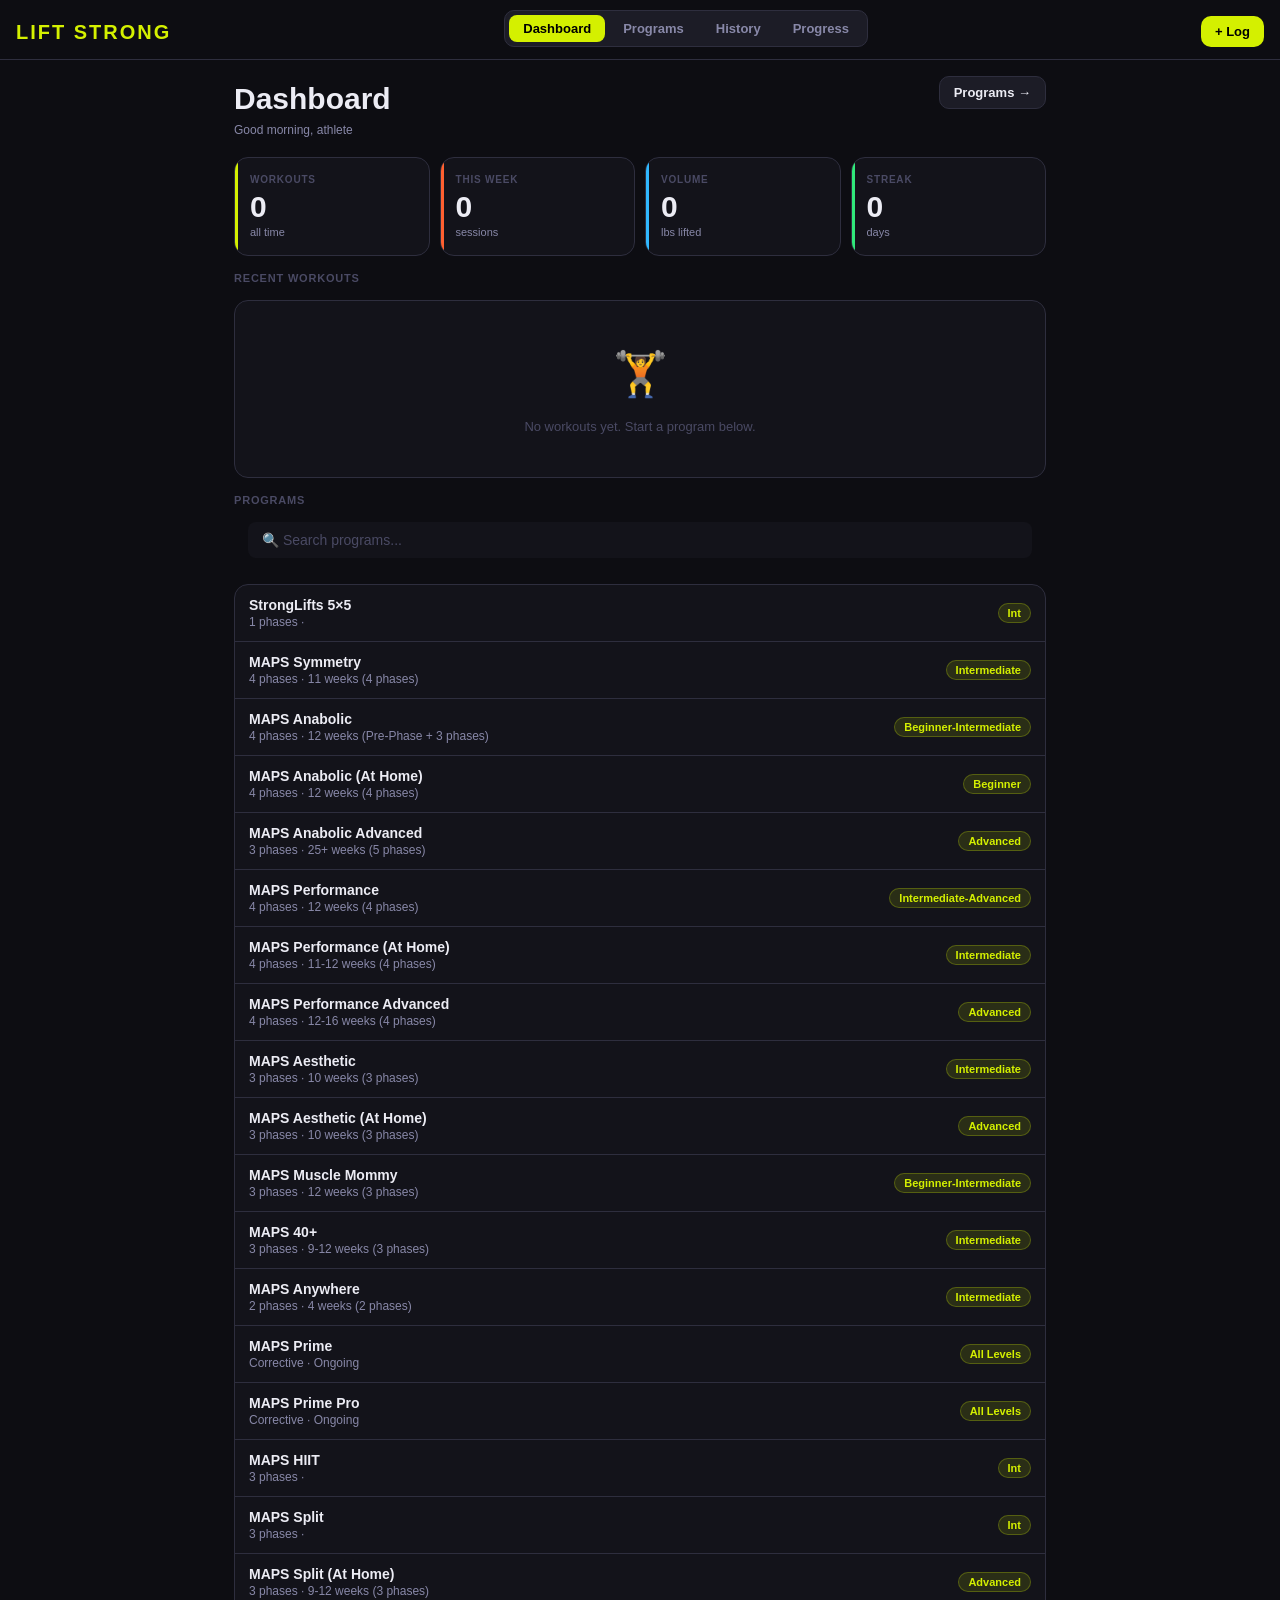
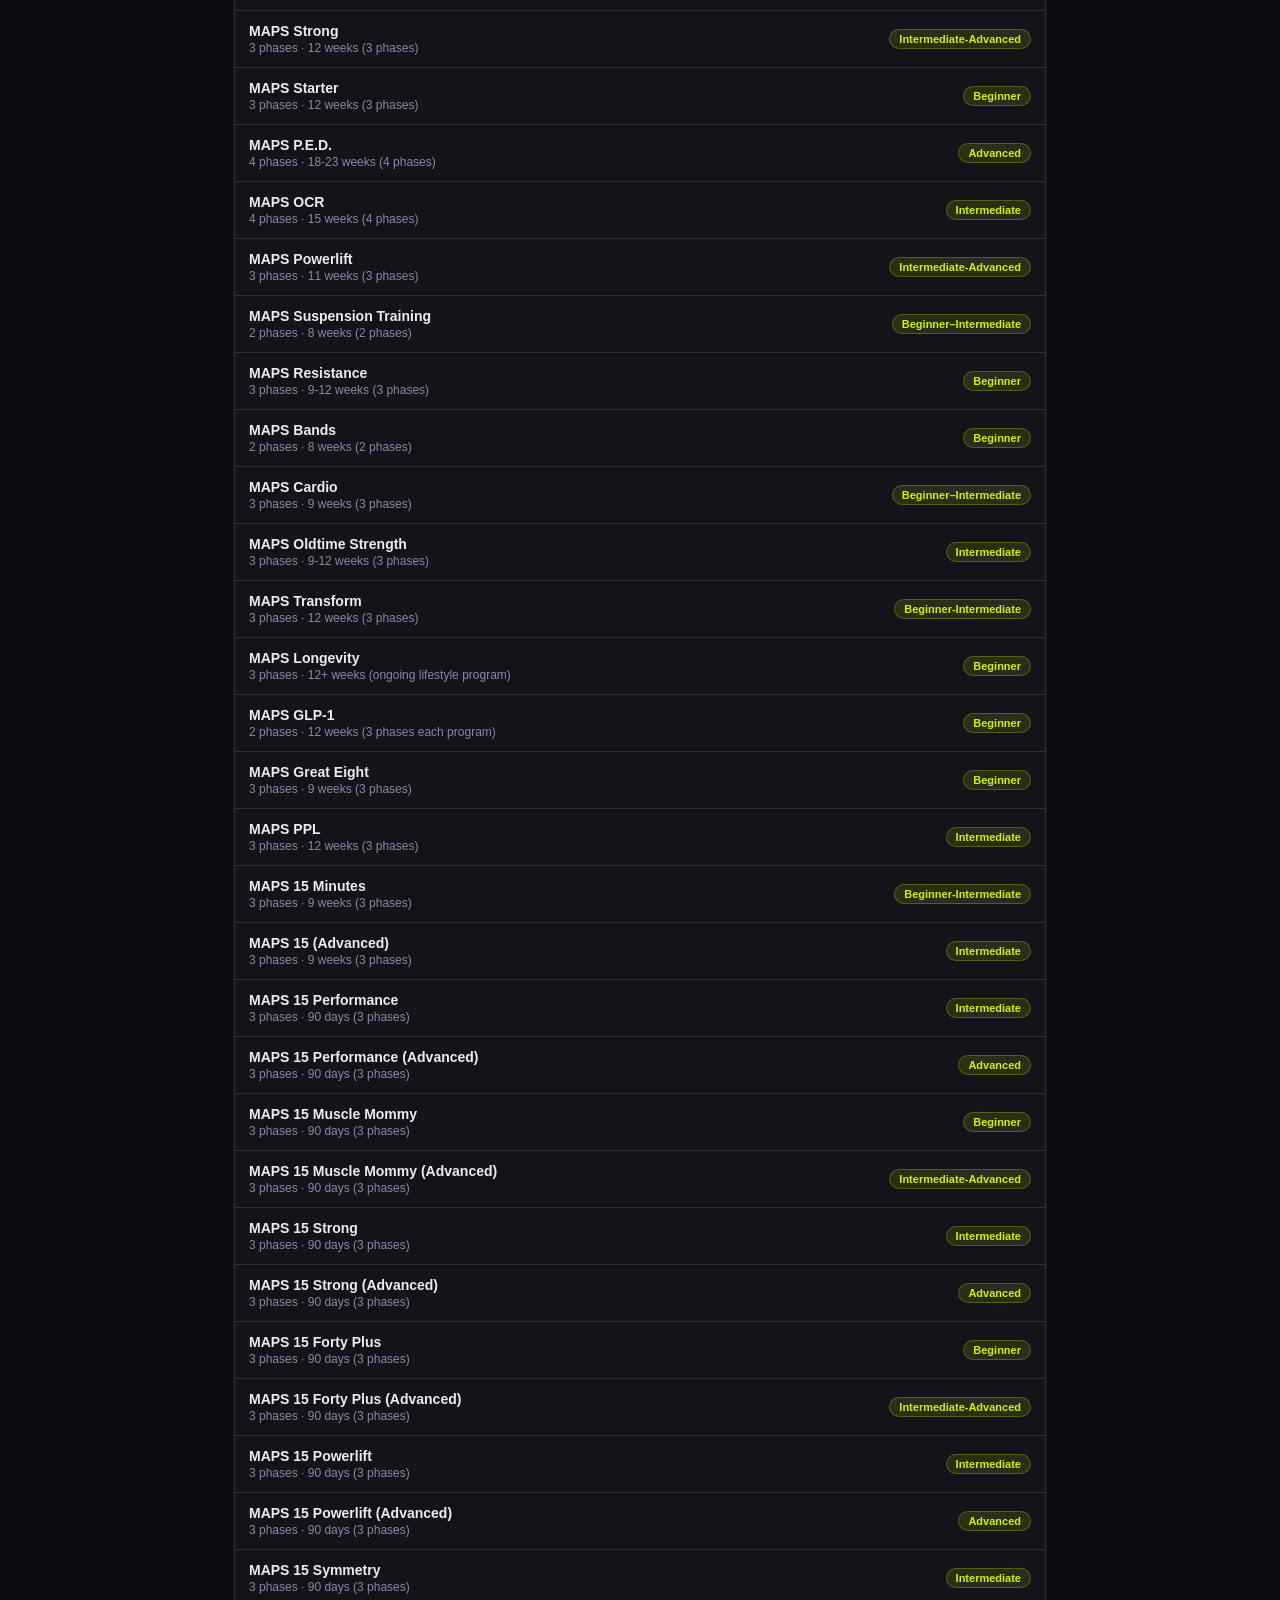
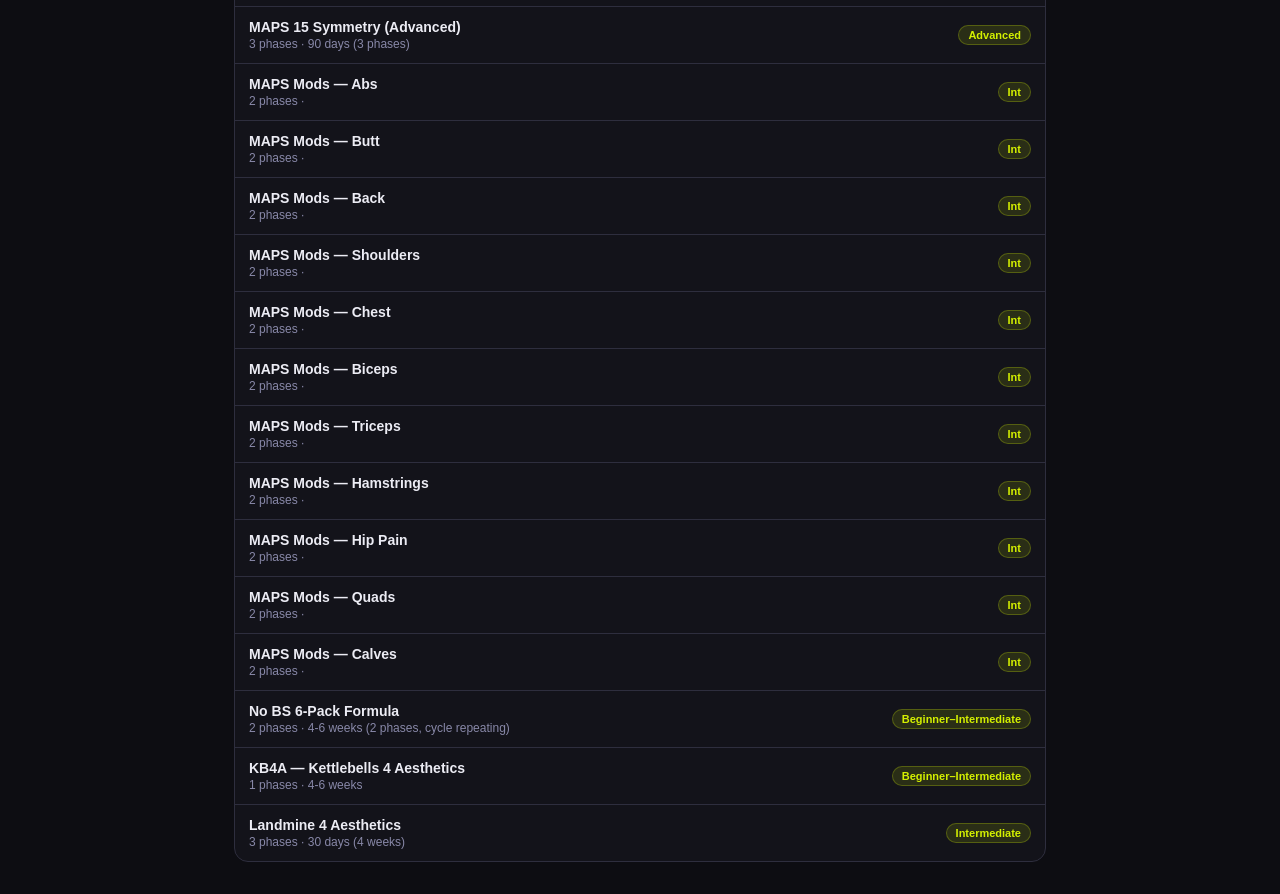
<file: liftstrong/index.html>
<!DOCTYPE html>
<html lang="en">
<head>
<meta charset="UTF-8">
<meta name="viewport" content="width=device-width, initial-scale=1.0, viewport-fit=cover">
<meta http-equiv="X-UA-Compatible" content="IE=edge">
<title>Lift Strong</title>
<link rel="stylesheet" href="style.css">
<link rel="manifest" href="/liftstrong/manifest.json">
<link rel="apple-touch-icon" href="/icons/liftstrong-icon.png">
<meta name="apple-mobile-web-app-capable" content="yes">
<meta name="apple-mobile-web-app-status-bar-style" content="black-translucent">
<meta name="apple-mobile-web-app-title" content="Lift Strong">
<meta name="theme-color" content="#0d0d12">
<meta name="mobile-web-app-capable" content="yes">
</head>
<body>

<header id="topbar">
  <div id="logo">LIFT STRONG</div>
  <div id="nav-desktop">
    <button class="nd active" data-view="dashboard">Dashboard</button>
    <button class="nd" data-view="programs">Programs</button>
    <button class="nd" data-view="history">History</button>
    <button class="nd" data-view="progress">Progress</button>
  </div>
  <div id="topbar-right">
    <button id="pill" onclick="showView('active-workout')">&#9889; <span id="pill-t">0:00</span></button>
    <button class="btn-p btn-sm" onclick="openQL()">+ Log</button>
  </div>
</header>

<div id="page-wrap">

  <!-- DASHBOARD -->
  <section id="view-dashboard" class="view active">
    <div class="ph"><div><h1 class="ptitle">Dashboard</h1><p class="psub" id="greet">Good morning</p></div><button class="btn-s btn-sm" onclick="showView('programs')">Programs &rarr;</button></div>
    <div class="stat-grid">
      <div class="stat-card s1"><div class="sl">Workouts</div><div class="sv" id="st">0</div><div class="ss">all time</div></div>
      <div class="stat-card s2"><div class="sl">This Week</div><div class="sv" id="sw">0</div><div class="ss">sessions</div></div>
      <div class="stat-card s3"><div class="sl">Volume</div><div class="sv" id="sv">0</div><div class="ss">lbs lifted</div></div>
      <div class="stat-card s4"><div class="sl">Streak</div><div class="sv" id="ss">0</div><div class="ss">days</div></div>
    </div>
    <div class="sec-lbl">Recent Workouts</div>
    <div class="card" id="d-recent"></div>
    <div class="sec-lbl">Programs</div>
    <div class="search-wrap"><input class="search-inp" id="dash-search" type="text" placeholder="&#128269; Search programs..." oninput="rDash()" autocomplete="off"></div>
    <div class="card" id="d-progs"></div>
  </section>

  <!-- PROGRAMS -->
  <section id="view-programs" class="view">
    <div class="ph"><div><h1 class="ptitle">Programs</h1><p class="psub">Import or create plans</p></div><button class="btn-s btn-sm" onclick="openCP()">+ Create</button></div>
    <div class="search-wrap"><input class="search-inp" id="prog-search" type="text" placeholder="&#128269; Search programs..." oninput="rProgs()" autocomplete="off"></div>
    <div id="save-banner" class="save-banner">&#10003; Program saved! It will be here every time you return.</div>
    <div id="uz" class="upload-zone" onclick="document.getElementById('fi').click()" ondragover="doDO(event)" ondragleave="doDL()" ondrop="doDrop(event)">
      <input type="file" id="fi" accept=".pdf,.txt" onchange="doFS(event)">
      <div class="uico">&#128196;</div>
      <div class="utitle">Import a Program</div>
      <div class="uhint">Tap to upload a PDF or TXT &mdash; AI extracts all phases, exercises &amp; schedules and saves it permanently</div>
      <div class="uchips">
        <span class="chip cg">&#10003; PDF</span>
        <span class="chip cb">&#10003; TXT</span>
        <span class="chip cy">&#10003; Phases</span>
        <span class="chip co">&#10003; Sets &amp; Reps</span>
      </div>
    </div>
    <div id="ai-load" class="ai-load">
      <div class="spin"></div>
      <div class="ai-txt">Analyzing program...</div>
      <div class="ai-sub" id="ai-sub">Extracting exercises, phases &amp; schedule</div>
    </div>
    <div id="prog-list"></div>
    <div id="prog-empty" class="empty" style="display:none">
      <div class="eico">&#128170;</div>
      <div class="etitle">No programs yet</div>
      <div class="esub">Upload a PDF or create a program manually</div>
    </div>
  </section>

  <!-- PROGRAM DETAIL -->
  <section id="view-program-detail" class="view" style="padding:0">
    <div id="pd-back"><button class="back-btn" onclick="showView('programs')">&larr; Programs</button><span id="pd-bc"></span></div>
    <div id="pd-hdr">
      <div class="pd-top">
        <div><h2 id="pd-title"></h2><p id="pd-desc"></p></div>
        <button class="btn-d btn-sm" onclick="delProg()">Delete</button>
      </div>
    </div>
    <div id="phase-scroll"></div>
    <div id="pd-body"></div>
  </section>

  <!-- ACTIVE WORKOUT -->
  <section id="view-active-workout" class="view" style="padding:0">
    <div id="wtop">
      <div><div id="aw-name">Workout</div><div id="aw-meta"></div></div>
      <div id="aw-elapsed">0:00</div>
    </div>
    <div id="aw-body"></div>
    <div id="wfoot">
      <div id="aw-prog">0 / 0 sets done</div>
      <div style="display:flex;gap:8px">
        <button class="btn-s btn-sm" onclick="cancelW()">Cancel</button>
        <button class="btn-p btn-sm" onclick="finishW()">Finish</button>
      </div>
    </div>
  </section>

  <!-- HISTORY -->
  <section id="view-history" class="view">
    <div class="ph"><div><h1 class="ptitle">History</h1><p class="psub">Completed workouts</p></div></div>
    <div id="hist-list"></div>
  </section>

  <!-- PROGRESS -->
  <section id="view-progress" class="view">
    <div class="ph"><div><h1 class="ptitle">Progress</h1><p class="psub">Track your gains</p></div></div>
    <div class="stat-grid">
      <div class="stat-card s1"><div class="sl">PRs Set</div><div class="sv" id="pg-pr">0</div><div class="ss">records</div></div>
      <div class="stat-card s2"><div class="sl">Best Session</div><div class="sv" id="pg-vol">0</div><div class="ss">lbs volume</div></div>
      <div class="stat-card s3"><div class="sl">Exercises</div><div class="sv" id="pg-ex">0</div><div class="ss">unique moves</div></div>
      <div class="stat-card s4"><div class="sl">Avg Time</div><div class="sv" id="pg-dur">0m</div><div class="ss">per session</div></div>
    </div>
    <div class="card"><div class="card-h">Personal Records</div><div class="card-b" id="pr-list"></div></div>
    <div class="card"><div class="card-h">Volume Over Time</div><div class="card-b"><div class="chart-area"><canvas id="vc"></canvas></div></div></div>
    <div class="card"><div class="card-h">Exercise Progress</div><div class="card-b"><select id="ex-sel" class="ex-sel" onchange="drawEC()"><option value="">Select exercise...</option></select><div class="chart-area"><canvas id="ec"></canvas></div></div></div>
  </section>

</div><!-- /page-wrap -->

<!-- BOTTOM TAB BAR -->
<nav id="tab-bar">
  <button class="tab active" data-view="dashboard"><span>&#127968;</span>Dashboard</button>
  <button class="tab" data-view="programs"><span>&#128203;</span>Programs</button>
  <button class="tab" data-view="history"><span>&#128197;</span>History</button>
  <button class="tab" data-view="progress"><span>&#128200;</span>Progress</button>
</nav>

<!-- REST TIMER -->
<div id="rt-ov">
  <div id="rt-box">
    <div class="rt-lbl">REST TIMER</div>
    <div id="rt-num">2:00</div>
    <div id="rt-bar"><div id="rt-fill"></div></div>
    <div id="rt-wheel-wrap">
      <div class="rt-picker-col">
        <div class="rt-picker-btn" onclick="rtAdj('m',1)">+</div>
        <div class="rt-picker-val" id="rt-dmin">02</div>
        <div class="rt-picker-btn" onclick="rtAdj('m',-1)">−</div>
        <div class="rt-picker-lbl">min</div>
      </div>
      <div class="rt-picker-sep">:</div>
      <div class="rt-picker-col">
        <div class="rt-picker-btn" onclick="rtAdj('s',1)">+</div>
        <div class="rt-picker-val" id="rt-dsec">00</div>
        <div class="rt-picker-btn" onclick="rtAdj('s',-1)">−</div>
        <div class="rt-picker-lbl">sec</div>
      </div>
    </div>
    <div id="rt-ctrl">
      <button class="btn-s btn-sm" id="rt-pbtn" onclick="togRT()">Pause</button>
      <button class="btn-p btn-sm" onclick="closeRT()">Skip</button>
    </div>
  </div>
</div>

<!-- QUICK LOG MODAL -->
<div class="modal-ov" id="ql-modal">
  <div class="modal-box">
    <div class="modal-hd"><span>Log Workout</span><button class="modal-close" onclick="closeM('ql-modal')">&#10005;</button></div>
    <div class="modal-body">
      <div class="fg"><label class="fl">Workout Name</label><input class="fi" id="ql-name" placeholder="e.g. Upper Body A" autocomplete="off"></div>
      <div class="fg"><label class="fl">Exercises</label><div id="ex-builder"></div><button class="btn-g btn-sm" style="width:100%;margin-top:8px" onclick="addER()">+ Add Exercise</button></div>
    </div>
    <div class="modal-foot">
      <button class="btn-s btn-sm" onclick="closeM('ql-modal')">Cancel</button>
      <button class="btn-p btn-sm" onclick="startQL()">Start Workout</button>
    </div>
  </div>
</div>

<!-- CREATE PROGRAM MODAL -->
<div class="modal-ov" id="cp-modal">
  <div class="modal-box">
    <div class="modal-hd"><span>Create Program</span><button class="modal-close" onclick="closeM('cp-modal')">&#10005;</button></div>
    <div class="modal-body">
      <div class="fg"><label class="fl">Program Name</label><input class="fi" id="cp-name" placeholder="e.g. 5/3/1 Strength" autocomplete="off"></div>
      <div class="fg"><label class="fl">Description</label><textarea class="fta" id="cp-desc" placeholder="Brief description..."></textarea></div>
      <div class="fg"><label class="fl">Duration</label><input class="fi" id="cp-dur" placeholder="e.g. 12 weeks" autocomplete="off"></div>
      <div class="fg"><label class="fl">Difficulty</label><select class="fse" id="cp-diff"><option>Beginner</option><option selected>Intermediate</option><option>Advanced</option></select></div>
    </div>
    <div class="modal-foot">
      <button class="btn-s btn-sm" onclick="closeM('cp-modal')">Cancel</button>
      <button class="btn-p btn-sm" onclick="createProg()">Create</button>
    </div>
  </div>
</div>

<script src="data.js"></script>
<script src="app.js"></script>
</body>
</html>
</file>
<file: liftstrong/style.css>
/* ===== RESET & ROOT ===== */
*, *::before, *::after { box-sizing: border-box; margin: 0; padding: 0; }

:root {
  --bg:      #0d0d12;
  --bg2:     #13131a;
  --bg3:     #1c1c26;
  --bg4:     #252530;
  --border:  #2e2e3e;
  --acc:     #d4f000;
  --acc2:    #ff6030;
  --acc3:    #30b8ff;
  --ok:      #30e87a;
  --danger:  #ff3a4a;
  --t1:      #ececf4;
  --t2:      #8888a8;
  --t3:      #4a4a64;
  --nav-h:   56px;
  --tab-h:   58px;
  --sat:     env(safe-area-inset-top, 0px);
  --sab:     env(safe-area-inset-bottom, 0px);
}

html {
  -webkit-text-size-adjust: 100%;
  text-size-adjust: 100%;
}

body {
  font-family: -apple-system, BlinkMacSystemFont, "Segoe UI", Roboto, Helvetica, Arial, sans-serif;
  background-color: var(--bg);
  color: var(--t1);
  font-size: 15px;
  line-height: 1.5;
  min-height: 100vh;
  -webkit-font-smoothing: antialiased;
  -moz-osx-font-smoothing: grayscale;
}

/* ===== TOPBAR ===== */
#topbar {
  position: fixed;
  top: 0; left: 0; right: 0;
  z-index: 100;
  height: calc(var(--nav-h) + var(--sat));
  display: flex;
  align-items: flex-end;
  justify-content: space-between;
  padding: 0 16px 12px 16px;
  padding-top: var(--sat);
  background-color: var(--bg);
  border-bottom: 1px solid var(--border);
}

#logo {
  font-size: 20px;
  font-weight: 900;
  letter-spacing: 2px;
  color: var(--acc);
}

#topbar-right {
  display: flex;
  align-items: center;
  gap: 8px;
}

#pill {
  display: none;
  align-items: center;
  gap: 6px;
  background-color: var(--acc2);
  color: #fff;
  padding: 6px 12px;
  border-radius: 20px;
  border: none;
  font-size: 13px;
  font-weight: 700;
  cursor: pointer;
  font-family: inherit;
}
#pill.show { display: flex; }

#nav-desktop { display: none; }

/* ===== BOTTOM TAB BAR ===== */
#tab-bar {
  position: fixed;
  bottom: 0; left: 0; right: 0;
  z-index: 100;
  display: flex;
  background-color: var(--bg2);
  border-top: 1px solid var(--border);
  padding-bottom: var(--sab);
}

.tab {
  flex: 1;
  display: flex;
  flex-direction: column;
  align-items: center;
  justify-content: center;
  gap: 2px;
  padding: 8px 4px;
  border: none;
  background: transparent;
  color: var(--t3);
  font-size: 10px;
  font-weight: 600;
  cursor: pointer;
  font-family: inherit;
}
.tab span { font-size: 20px; line-height: 1; }
.tab.active { color: var(--acc); }

/* ===== PAGE WRAP ===== */
#page-wrap {
  padding-top: calc(var(--nav-h) + var(--sat) + 12px);
  padding-bottom: calc(var(--tab-h) + var(--sab) + 12px);
  min-height: 100vh;
}

/* ===== VIEWS ===== */
.view {
  display: none;
  flex-direction: column;
  gap: 14px;
  padding: 0 14px;
}
.view.active { display: flex; }

/* ===== BUTTONS ===== */
.btn-p, .btn-s, .btn-d, .btn-g {
  display: inline-flex;
  align-items: center;
  justify-content: center;
  gap: 6px;
  border-radius: 10px;
  border: none;
  font-family: inherit;
  font-weight: 700;
  cursor: pointer;
  padding: 11px 18px;
  font-size: 14px;
  text-align: center;
  white-space: nowrap;
  -webkit-tap-highlight-color: transparent;
}
.btn-p { background-color: var(--acc); color: #000; }
.btn-s { background-color: var(--bg3); color: var(--t1); border: 1px solid var(--border); }
.btn-d { background-color: var(--danger); color: #fff; }
.btn-g { background-color: transparent; color: var(--t2); border: 1px solid var(--border); }
.btn-sm { padding: 8px 14px; font-size: 13px; }
.btn-xs { padding: 6px 11px; font-size: 12px; }

/* ===== CARDS ===== */
.card {
  background-color: var(--bg2);
  border: 1px solid var(--border);
  border-radius: 14px;
  overflow: hidden;
}
.card-h {
  padding: 13px 16px;
  border-bottom: 1px solid var(--border);
  font-weight: 700;
  font-size: 14px;
}
.card-b { padding: 12px; }

/* ===== STAT GRID ===== */
.stat-grid {
  display: grid;
  grid-template-columns: 1fr 1fr;
  gap: 10px;
}
.stat-card {
  background-color: var(--bg2);
  border: 1px solid var(--border);
  border-radius: 14px;
  padding: 14px 15px;
  position: relative;
  overflow: hidden;
}
.stat-card::before {
  content: '';
  position: absolute;
  top: 0; left: 0;
  width: 3px; height: 100%;
}
.s1::before { background-color: var(--acc); }
.s2::before { background-color: var(--acc2); }
.s3::before { background-color: var(--acc3); }
.s4::before { background-color: var(--ok); }
.sl { font-size: 10px; font-weight: 700; color: var(--t3); text-transform: uppercase; letter-spacing: 0.8px; }
.sv { font-size: 30px; font-weight: 900; color: var(--t1); line-height: 1.1; margin-top: 3px; }
.ss { font-size: 11px; color: var(--t2); margin-top: 1px; }

/* ===== SECTION LABEL ===== */
.sec-lbl {
  font-size: 11px;
  font-weight: 700;
  color: var(--t3);
  text-transform: uppercase;
  letter-spacing: 0.8px;
}

/* ===== PAGE HEADER ===== */
.ph {
  display: flex;
  align-items: flex-start;
  justify-content: space-between;
  gap: 10px;
  padding: 4px 0;
}
.ptitle { font-size: 30px; font-weight: 900; color: var(--t1); }
.psub { font-size: 12px; color: var(--t2); }

/* ===== ROW ITEMS ===== */
.row-item {
  display: flex;
  align-items: center;
  justify-content: space-between;
  padding: 12px 14px;
  gap: 10px;
  cursor: pointer;
  border-bottom: 1px solid var(--border);
  -webkit-tap-highlight-color: transparent;
  background-color: transparent;
  border-left: none;
  border-right: none;
  border-top: none;
  width: 100%;
  text-align: left;
  font-family: inherit;
  color: var(--t1);
}
.row-item:last-child { border-bottom: none; }
.row-name { font-weight: 600; font-size: 14px; color: var(--t1); }
.row-meta { font-size: 12px; color: var(--t2); margin-top: 2px; }

/* ===== PROGRAM CARDS ===== */
.prog-card {
  background-color: var(--bg2);
  border: 1px solid var(--border);
  border-radius: 14px;
  overflow: hidden;
  cursor: pointer;
  margin-bottom: 12px;
  display: block;
  width: 100%;
  text-align: left;
  font-family: inherit;
  color: var(--t1);
  -webkit-tap-highlight-color: transparent;
}
.prog-card:last-child { margin-bottom: 0; }
.prog-banner { height: 4px; display: block; width: 100%; }
.bm { background: linear-gradient(90deg, #d4f000, #ff6030, #30b8ff); }
.bai { background: linear-gradient(90deg, #30b8ff, #d4f000); }
.bdef { background: linear-gradient(90deg, #d4f000, #ff6030); }
.prog-body { padding: 14px 15px; }
.prog-title { font-size: 19px; font-weight: 900; color: var(--t1); }
.prog-desc { font-size: 13px; color: var(--t2); margin-top: 4px; line-height: 1.5; }
.prog-tags { display: flex; gap: 6px; margin-top: 10px; flex-wrap: wrap; }
.prog-tag { font-size: 11px; padding: 3px 9px; border-radius: 20px; background-color: var(--bg3); color: var(--t2); border: 1px solid var(--border); font-weight: 500; }
.prog-foot {
  padding: 10px 15px;
  border-top: 1px solid var(--border);
  display: flex;
  justify-content: space-between;
  align-items: center;
}
.pdots { display: flex; gap: 5px; align-items: center; }
.pdot { width: 8px; height: 8px; border-radius: 50%; background-color: var(--bg4); border: 1px solid var(--border); display: inline-block; }
.pdot.on { background-color: var(--acc); border-color: var(--acc); }
.prog-arrow { font-size: 13px; font-weight: 700; color: var(--acc); }

/* ===== CHIPS ===== */
.chip { display: inline-flex; align-items: center; padding: 3px 9px; border-radius: 20px; font-size: 11px; font-weight: 700; }
.cg { background-color: rgba(48,232,122,.12); color: #30e87a; border: 1px solid rgba(48,232,122,.25); }
.cy { background-color: rgba(212,240,0,.12); color: #d4f000; border: 1px solid rgba(212,240,0,.25); }
.co { background-color: rgba(255,96,48,.12); color: #ff6030; border: 1px solid rgba(255,96,48,.25); }
.cb { background-color: rgba(48,184,255,.12); color: #30b8ff; border: 1px solid rgba(48,184,255,.25); }

/* ===== UPLOAD ZONE ===== */
.upload-zone {
  border: 2px dashed var(--border);
  border-radius: 14px;
  padding: 28px 16px;
  text-align: center;
  cursor: pointer;
  background-color: var(--bg2);
  -webkit-tap-highlight-color: transparent;
}
.upload-zone.dov { border-color: var(--acc); background-color: rgba(212,240,0,.04); }
#fi { display: none; }
.uico { font-size: 34px; margin-bottom: 8px; }
.utitle { font-size: 16px; font-weight: 700; color: var(--t1); margin-bottom: 4px; }
.uhint { font-size: 13px; color: var(--t2); line-height: 1.5; }
.uchips { display: flex; gap: 6px; justify-content: center; flex-wrap: wrap; margin-top: 10px; }

/* ===== SAVE BANNER ===== */
.save-banner {
  display: none;
  background-color: rgba(48,232,122,.15);
  border: 1px solid rgba(48,232,122,.3);
  border-radius: 10px;
  padding: 10px 14px;
  color: #30e87a;
  font-size: 13px;
  font-weight: 600;
}
.save-banner.show { display: block; }

/* ===== AI LOADING ===== */
.ai-load { display: none; flex-direction: column; align-items: center; gap: 12px; padding: 36px 20px; text-align: center; }
.ai-load.show { display: flex; }
.spin {
  width: 36px; height: 36px;
  border: 3px solid var(--border);
  border-top-color: var(--acc);
  border-radius: 50%;
  animation: spin 0.8s linear infinite;
}
@keyframes spin { to { transform: rotate(360deg); } }
.ai-txt { font-size: 14px; font-weight: 700; color: var(--t1); }
.ai-sub { font-size: 12px; color: var(--t2); }

/* ===== PROGRAM DETAIL ===== */
#pd-back {
  padding: 10px 14px;
  border-bottom: 1px solid var(--border);
  display: flex;
  align-items: center;
  gap: 8px;
  background-color: var(--bg);
}
.back-btn {
  background: none; border: none; color: var(--t2);
  font-size: 14px; font-weight: 600; cursor: pointer;
  font-family: inherit; padding: 4px 0;
  -webkit-tap-highlight-color: transparent;
}
#pd-bc { color: var(--t3); font-size: 12px; overflow: hidden; text-overflow: ellipsis; white-space: nowrap; flex: 1; }

#pd-hdr { padding: 14px 15px; border-bottom: 1px solid var(--border); background-color: var(--bg2); }
.pd-top { display: flex; align-items: flex-start; justify-content: space-between; gap: 10px; }
#pd-title { font-size: 24px; font-weight: 900; color: var(--t1); }
#pd-desc { font-size: 13px; color: var(--t2); margin-top: 4px; }

#phase-scroll {
  display: flex;
  gap: 8px;
  overflow-x: auto;
  padding: 10px 14px;
  border-bottom: 1px solid var(--border);
  background-color: var(--bg);
  -webkit-overflow-scrolling: touch;
  scrollbar-width: none;
  position: sticky;
  top: calc(var(--nav-h) + var(--sat));
  z-index: 90;
}
#phase-scroll::-webkit-scrollbar { display: none; }

.ptab {
  padding: 7px 16px;
  border-radius: 20px;
  border: 1px solid var(--border);
  background-color: var(--bg3);
  color: var(--t2);
  font-size: 13px;
  font-weight: 600;
  cursor: pointer;
  white-space: nowrap;
  flex-shrink: 0;
  font-family: inherit;
  -webkit-tap-highlight-color: transparent;
}
.ptab.active { background-color: var(--acc); color: #000; border-color: var(--acc); }

#pd-body { padding: 12px 14px; display: flex; flex-direction: column; gap: 12px; }

.phase-info {
  background-color: var(--bg3);
  border: 1px solid var(--border);
  border-radius: 12px;
  padding: 13px 15px;
  display: flex;
  gap: 14px;
  flex-wrap: wrap;
}
.pi-l { font-size: 10px; font-weight: 700; color: var(--t3); text-transform: uppercase; letter-spacing: 0.7px; }
.pi-v { font-size: 13px; font-weight: 600; color: var(--t1); margin-top: 2px; }

.week-block {
  background-color: var(--bg2);
  border: 1px solid var(--border);
  border-radius: 12px;
  overflow: hidden;
}
.week-hd {
  padding: 12px 14px;
  background-color: var(--bg3);
  border-bottom: 1px solid var(--border);
  display: flex;
  align-items: center;
  justify-content: space-between;
  cursor: pointer;
  width: 100%;
  text-align: left;
  border-left: none; border-right: none; border-top: none;
  font-family: inherit;
  color: var(--t1);
  -webkit-tap-highlight-color: transparent;
}
.week-title { font-weight: 700; font-size: 14px; color: var(--t1); }
.week-badge { font-size: 11px; padding: 3px 9px; border-radius: 20px; background-color: var(--bg4); color: var(--t2); }
.week-arr { color: var(--t3); font-size: 12px; }
.week-body { padding: 10px; flex-direction: column; gap: 8px; }

.day-card {
  border: 1px solid var(--border);
  border-radius: 10px;
  overflow: hidden;
}
.day-hd {
  padding: 11px 13px;
  background-color: var(--bg3);
  display: flex;
  align-items: center;
  justify-content: space-between;
  gap: 8px;
  cursor: pointer;
  width: 100%;
  text-align: left;
  color: var(--t1);
  -webkit-tap-highlight-color: transparent;
  user-select: none;
  -webkit-user-select: none;
}
.day-dot { width: 8px; height: 8px; border-radius: 50%; flex-shrink: 0; display: inline-block; }
.day-name-txt { font-weight: 700; font-size: 13px; color: var(--t1); overflow: hidden; text-overflow: ellipsis; white-space: nowrap; }
.day-meta { font-size: 11px; color: var(--t2); margin-top: 2px; }
.day-body { padding: 10px; flex-direction: column; gap: 6px; }

.ex-row {
  display: flex;
  align-items: flex-start;
  justify-content: space-between;
  padding: 9px 11px;
  background-color: var(--bg4);
  border-radius: 8px;
  gap: 8px;
}
.ex-name { font-size: 13px; font-weight: 600; color: var(--t1); flex: 1; }
.ex-note { font-size: 11px; color: var(--t2); margin-top: 2px; }
.ex-badges { display: flex; gap: 5px; flex-shrink: 0; }
.badge-s { font-size: 11px; padding: 3px 8px; border-radius: 6px; background-color: var(--bg3); color: var(--acc3); border: 1px solid var(--border); font-family: monospace; }
.badge-r { font-size: 11px; padding: 3px 8px; border-radius: 6px; background-color: var(--bg3); color: var(--acc); border: 1px solid var(--border); font-family: monospace; }
.sep-row { padding: 4px 10px; font-size: 10px; font-weight: 700; color: var(--t3); text-transform: uppercase; letter-spacing: 0.8px; background-color: var(--bg3); border-radius: 5px; }

.focus-box { background-color: var(--bg3); border: 1px solid var(--border); border-radius: 10px; padding: 12px; }
.focus-lbl { font-size: 11px; font-weight: 700; color: var(--acc2); text-transform: uppercase; letter-spacing: 0.8px; margin-bottom: 10px; }
.focus-grid { display: grid; grid-template-columns: 1fr 1fr; gap: 8px; }
.fc-n { font-size: 10px; font-weight: 700; color: var(--acc3); text-transform: uppercase; letter-spacing: 0.5px; margin-bottom: 3px; }
.fc-i { font-size: 11px; color: var(--t1); line-height: 1.6; }

/* ===== ACTIVE WORKOUT ===== */
#wtop {
  position: sticky;
  top: calc(var(--nav-h) + var(--sat));
  z-index: 90;
  padding: 12px 15px;
  border-bottom: 1px solid var(--border);
  background-color: var(--bg2);
  display: flex;
  align-items: center;
  justify-content: space-between;
}
#aw-name { font-size: 16px; font-weight: 700; color: var(--t1); overflow: hidden; text-overflow: ellipsis; white-space: nowrap; max-width: 210px; }
#aw-meta { font-size: 11px; color: var(--t2); overflow: hidden; text-overflow: ellipsis; white-space: nowrap; max-width: 210px; }
#aw-elapsed { font-size: 24px; font-weight: 900; color: var(--acc); font-family: monospace; }

#aw-body { padding: 12px 14px; display: flex; flex-direction: column; gap: 12px; }

#wfoot {
  position: sticky;
  bottom: calc(var(--tab-h) + var(--sab));
  z-index: 90;
  padding: 11px 14px;
  border-top: 1px solid var(--border);
  background-color: var(--bg2);
  display: flex;
  align-items: center;
  justify-content: space-between;
  gap: 8px;
}
#aw-prog { font-size: 12px; color: var(--t2); flex: 1; }

.aex-card { background-color: var(--bg2); border: 1px solid var(--border); border-radius: 12px; overflow: hidden; }
.aex-hd {
  padding: 12px 14px;
  border-bottom: 1px solid var(--border);
  background-color: var(--bg3);
  display: flex;
  align-items: flex-start;
  justify-content: space-between;
  gap: 10px;
}
.aex-name { font-size: 15px; font-weight: 700; color: var(--t1); }
.aex-tgt { font-size: 11px; color: var(--t2); margin-top: 2px; }
.aex-note { font-size: 11px; color: var(--acc2); margin-top: 2px; }
.aex-ctr { font-size: 13px; font-weight: 700; }
.ex-pbar { width: 60px; height: 3px; background-color: var(--bg4); border-radius: 2px; overflow: hidden; margin-top: 5px; }
.ex-pfill { height: 100%; background: linear-gradient(90deg, var(--acc3), var(--acc)); border-radius: 2px; }

.st-scroll { overflow-x: auto; -webkit-overflow-scrolling: touch; }
table.st { width: 100%; border-collapse: collapse; min-width: 300px; }
table.st th { font-size: 10px; font-weight: 700; color: var(--t3); text-transform: uppercase; letter-spacing: 0.6px; padding: 8px 10px; text-align: left; border-bottom: 1px solid var(--border); }
table.st th:nth-child(n+3) { text-align: center; }
table.st td { padding: 8px 10px; border-bottom: 1px solid rgba(46,46,62,.5); font-size: 14px; color: var(--t1); }
table.st td:nth-child(n+3) { text-align: center; }
table.st tr:last-child td { border-bottom: none; }
table.st tr.done-row td { opacity: 0.45; }

.set-inp {
  width: 62px;
  background-color: var(--bg4);
  border: 1px solid var(--border);
  border-radius: 7px;
  padding: 7px 4px;
  color: var(--t1);
  font-size: 16px;
  text-align: center;
  font-family: monospace;
  -webkit-appearance: none;
  appearance: none;
}
.set-inp:focus { outline: none; border-color: var(--acc); }

.done-btn {
  padding: 7px 12px;
  background-color: var(--bg4);
  border: 1px solid var(--border);
  border-radius: 7px;
  color: var(--t2);
  font-size: 12px;
  font-weight: 700;
  cursor: pointer;
  font-family: inherit;
  -webkit-tap-highlight-color: transparent;
  white-space: nowrap;
}
.done-btn.done { background-color: var(--ok); color: #000; border-color: var(--ok); }

.add-set-btn {
  width: 100%;
  padding: 10px;
  background: transparent;
  border: none;
  border-top: 1px dashed var(--border);
  color: var(--t3);
  font-size: 12px;
  font-weight: 700;
  cursor: pointer;
  font-family: inherit;
  -webkit-tap-highlight-color: transparent;
  display: block;
}

/* ===== REST TIMER ===== */
#rt-ov {
  display: none;
  position: fixed;
  top: 0; left: 0; right: 0; bottom: 0;
  z-index: 500;
  background-color: rgba(0,0,0,.88);
  align-items: center;
  justify-content: center;
}
#rt-ov.show { display: flex; }
#rt-box {
  background-color: var(--bg2);
  border: 1px solid var(--border);
  border-radius: 20px;
  padding: 22px 24px 20px;
  text-align: center;
  width: 300px;
  max-width: 92vw;
}
.rt-lbl { font-size: 11px; font-weight: 700; color: var(--t3); text-transform: uppercase; letter-spacing: 1px; margin-bottom: 6px; }
#rt-num { font-size: 68px; font-weight: 900; color: var(--acc); line-height: 1; font-family: monospace; }
#rt-bar { width: 100%; height: 4px; background-color: var(--bg4); border-radius: 2px; margin: 12px 0 10px; overflow: hidden; }
#rt-fill { height: 100%; background-color: var(--acc); border-radius: 2px; width: 100%; }

/* Timer picker */
#rt-wheel-wrap {
  display: flex;
  align-items: center;
  justify-content: center;
  gap: 0;
  margin: 14px 0 18px;
}
.rt-picker-col {
  display: flex;
  flex-direction: column;
  align-items: center;
  gap: 6px;
}
.rt-picker-lbl {
  font-size: 10px;
  color: var(--t3);
  font-weight: 700;
  text-transform: uppercase;
  letter-spacing: 1px;
}
.rt-picker-sep {
  font-size: 36px;
  font-weight: 900;
  color: var(--t2);
  padding: 0 6px;
  line-height: 1;
  margin-bottom: 26px;
}
.rt-picker-val {
  font-size: 42px;
  font-weight: 900;
  font-family: monospace;
  color: var(--t1);
  line-height: 1;
  min-width: 64px;
  text-align: center;
}
.rt-picker-btn {
  width: 52px;
  height: 36px;
  border-radius: 10px;
  border: 1px solid var(--border);
  background: var(--bg3);
  color: var(--t1);
  font-size: 22px;
  font-weight: 700;
  display: flex;
  align-items: center;
  justify-content: center;
  cursor: pointer;
  -webkit-tap-highlight-color: transparent;
  user-select: none;
  -webkit-user-select: none;
  touch-action: manipulation;
  transition: background 0.1s;
}
.rt-picker-btn:active { background: var(--bg4); }
#rt-ctrl { display: flex; gap: 8px; justify-content: center; }

/* ===== HISTORY ===== */
.h-card {
  background-color: var(--bg2);
  border: 1px solid var(--border);
  border-radius: 14px;
  overflow: hidden;
  cursor: pointer;
  margin-bottom: 10px;
  -webkit-tap-highlight-color: transparent;
  display: block;
  width: 100%;
  text-align: left;
  font-family: inherit;
  color: var(--t1);
}
.h-card:last-child { margin-bottom: 0; }
.h-hd { padding: 12px 14px; display: flex; align-items: flex-start; justify-content: space-between; gap: 10px; }
.h-title { font-size: 14px; font-weight: 700; color: var(--t1); }
.h-date { font-size: 11px; color: var(--t2); margin-top: 2px; }
.h-stats { display: flex; gap: 12px; flex-shrink: 0; }
.hs { text-align: right; }
.hs-v { font-size: 15px; font-weight: 700; color: var(--acc3); font-family: monospace; }
.hs-l { font-size: 10px; color: var(--t3); }
.h-detail { display: none; padding: 0 14px 12px; border-top: 1px solid var(--border); }
.h-detail.open { display: block; }
.h-ex { display: flex; justify-content: space-between; align-items: flex-start; padding: 7px 0; border-bottom: 1px solid rgba(46,46,62,.5); font-size: 12px; gap: 8px; }
.h-ex:last-child { border-bottom: none; }
.h-ex-n { font-weight: 600; flex: 1; overflow: hidden; text-overflow: ellipsis; white-space: nowrap; color: var(--t1); }
.h-ex-s { color: var(--t2); font-family: monospace; font-size: 11px; flex-shrink: 0; }

/* ===== PROGRESS ===== */
.chart-area { height: 180px; margin-top: 10px; }
canvas { width: 100% !important; }
.ex-sel {
  width: 100%;
  background-color: var(--bg3);
  border: 1px solid var(--border);
  border-radius: 8px;
  color: var(--t1);
  padding: 10px 12px;
  font-family: inherit;
  font-size: 16px;
  margin-bottom: 10px;
  -webkit-appearance: none;
  appearance: none;
  display: block;
}
.ex-sel:focus { outline: none; border-color: var(--acc); }
.pr-list { display: flex; flex-direction: column; gap: 8px; }
.pr-item { display: flex; justify-content: space-between; align-items: center; padding: 10px 12px; background-color: var(--bg3); border-radius: 8px; border-left: 3px solid var(--acc); }
.pr-name { font-size: 13px; font-weight: 600; color: var(--t1); }
.pr-val { font-size: 13px; font-weight: 700; color: var(--acc); font-family: monospace; }
.pr-date { font-size: 10px; color: var(--t3); margin-top: 1px; }

/* ===== MODALS ===== */
.modal-ov {
  display: none;
  position: fixed;
  top: 0; left: 0; right: 0; bottom: 0;
  z-index: 400;
  background-color: rgba(0,0,0,.75);
  align-items: flex-end;
  justify-content: center;
}
.modal-ov.show { display: flex; }
.modal-box {
  background-color: var(--bg2);
  border-radius: 20px 20px 0 0;
  border: 1px solid var(--border);
  width: 100%;
  max-width: 600px;
  max-height: 88vh;
  display: flex;
  flex-direction: column;
  padding-bottom: var(--sab);
}
.modal-hd { padding: 16px 18px; border-bottom: 1px solid var(--border); display: flex; align-items: center; justify-content: space-between; flex-shrink: 0; font-size: 17px; font-weight: 700; color: var(--t1); }
.modal-close { background: none; border: none; color: var(--t2); font-size: 22px; line-height: 1; cursor: pointer; font-family: inherit; padding: 2px 6px; -webkit-tap-highlight-color: transparent; }
.modal-body { padding: 16px; flex: 1; overflow-y: auto; -webkit-overflow-scrolling: touch; display: flex; flex-direction: column; gap: 14px; }
.modal-foot { padding: 12px 16px; border-top: 1px solid var(--border); display: flex; gap: 8px; justify-content: flex-end; flex-shrink: 0; }

.fg { display: flex; flex-direction: column; gap: 6px; }
.fl { font-size: 11px; font-weight: 700; color: var(--t2); text-transform: uppercase; letter-spacing: 0.7px; }
.fi, .fta, .fse {
  background-color: var(--bg3);
  border: 1px solid var(--border);
  border-radius: 10px;
  color: var(--t1);
  padding: 11px 13px;
  font-family: inherit;
  font-size: 16px;
  width: 100%;
  display: block;
}
.fi:focus, .fta:focus, .fse:focus { outline: none; border-color: var(--acc); }
.fta { resize: vertical; min-height: 70px; }

.erb-row { display: grid; grid-template-columns: 1fr 58px 58px 38px; gap: 6px; align-items: center; margin-bottom: 8px; }
.erb-del { background-color: var(--bg4); border: 1px solid var(--border); border-radius: 10px; color: var(--danger); font-size: 18px; cursor: pointer; height: 46px; width: 38px; display: flex; align-items: center; justify-content: center; flex-shrink: 0; font-family: inherit; }

/* ===== EMPTY STATES ===== */
.empty { display: flex; flex-direction: column; align-items: center; justify-content: center; padding: 40px 20px; text-align: center; gap: 10px; }
.eico { font-size: 44px; }
.etitle { font-size: 17px; font-weight: 700; color: var(--t2); }
.esub { font-size: 13px; color: var(--t3); max-width: 260px; line-height: 1.5; }

/* ===== DESKTOP ===== */
@media (min-width: 640px) {
  :root { --nav-h: 60px; --tab-h: 0px; }
  #tab-bar { display: none; }
  #nav-desktop {
    display: flex !important;
    gap: 4px;
    background-color: var(--bg3);
    padding: 4px;
    border-radius: 10px;
    border: 1px solid var(--border);
  }
  .nd {
    padding: 6px 14px;
    border-radius: 8px;
    border: none;
    background: transparent;
    color: var(--t2);
    font-family: inherit;
    font-size: 13px;
    font-weight: 600;
    cursor: pointer;
  }
  .nd:hover { color: var(--t1); background-color: var(--bg4); }
  .nd.active { background-color: var(--acc); color: #000; }
  .view { padding: 0 24px; max-width: 860px; margin: 0 auto; width: 100%; }
  #page-wrap { padding-bottom: 32px; }
  .stat-grid { grid-template-columns: repeat(4, 1fr); }
  .modal-ov { align-items: center; }
  .modal-box { border-radius: 16px; max-width: 500px; }
  .focus-grid { grid-template-columns: repeat(3, 1fr); }
  #pd-body { padding: 16px 24px !important; }
  #pd-hdr { padding: 18px 24px !important; }
  #pd-back { padding: 12px 24px !important; }
  #phase-scroll { padding: 10px 24px !important; }
}

/* =============================================
   CORRECTIVE PROGRAM STYLES
   ============================================= */

.corr-wrap {
  padding: 12px 14px 80px;
  display: flex;
  flex-direction: column;
  gap: 16px;
}

.corr-banner {
  background: linear-gradient(135deg, #1e2a1e 0%, #162416 100%);
  border: 1px solid #2e5a2e;
  border-radius: 10px;
  padding: 14px 16px;
}
.corr-banner-title {
  font-size: 13px;
  font-weight: 700;
  color: #6ddc6d;
  margin-bottom: 6px;
  letter-spacing: .04em;
  text-transform: uppercase;
}
.corr-banner-body {
  font-size: 13px;
  color: var(--t2);
  line-height: 1.55;
}
.corr-banner-body strong { color: var(--t1); }

.corr-section {
  background: var(--card);
  border: 1px solid var(--brd);
  border-radius: 10px;
  overflow: hidden;
}
.corr-sec-hd {
  display: flex;
  align-items: center;
  gap: 10px;
  padding: 12px 14px;
  border-bottom: 1px solid var(--brd);
  background: var(--bg2);
}
.corr-step {
  font-size: 10px;
  font-weight: 700;
  color: var(--bg);
  background: var(--acc);
  padding: 2px 7px;
  border-radius: 20px;
  letter-spacing: .06em;
  text-transform: uppercase;
  white-space: nowrap;
  flex-shrink: 0;
}
.corr-sec-title {
  font-size: 14px;
  font-weight: 600;
  color: var(--t1);
  display: flex;
  flex-wrap: wrap;
  align-items: center;
  gap: 6px;
}
.corr-timing {
  font-size: 11px;
  font-weight: 400;
  color: var(--t3);
}
.corr-sec-body {
  padding: 14px;
  display: flex;
  flex-direction: column;
  gap: 10px;
}
.corr-note {
  font-size: 13px;
  color: var(--t2);
  line-height: 1.5;
  margin: 0;
}
.corr-note strong { color: var(--t1); }
.corr-muted { color: var(--t3) !important; font-style: italic; }

.corr-warning {
  background: #2a1e0e;
  border: 1px solid #6b4200;
  border-radius: 8px;
  padding: 12px 14px;
  font-size: 13px;
  color: #f0a040;
  line-height: 1.5;
}
.corr-warning strong { color: #f0c060; }

.corr-success {
  background: #0e2a0e;
  border: 1px solid #2e5a2e;
  border-radius: 8px;
  padding: 12px 14px;
  font-size: 13px;
  color: #6ddc6d;
  line-height: 1.5;
}

.corr-subsec-lbl {
  font-size: 11px;
  font-weight: 700;
  color: var(--t3);
  text-transform: uppercase;
  letter-spacing: .07em;
  margin-top: 6px;
}

/* Zone Cards */
.zone-card {
  border: 1px solid var(--brd);
  border-radius: 8px;
  overflow: hidden;
  background: var(--bg2);
}
.zone-top {
  display: flex;
  align-items: center;
  gap: 10px;
  padding: 10px 12px;
}
.zone-num {
  font-size: 11px;
  font-weight: 700;
  color: var(--acc);
  background: rgba(212,240,0,.12);
  border: 1px solid rgba(212,240,0,.2);
  padding: 2px 8px;
  border-radius: 20px;
  white-space: nowrap;
  flex-shrink: 0;
}
.zone-info { flex: 1; min-width: 0; }
.zone-name {
  font-size: 14px;
  font-weight: 600;
  color: var(--t1);
}
.zone-area {
  font-size: 11px;
  color: var(--t3);
  margin-top: 1px;
}
.zone-pf {
  display: flex;
  gap: 6px;
  flex-shrink: 0;
}
.pf-btn {
  font-size: 11px;
  font-weight: 700;
  letter-spacing: .05em;
  padding: 5px 11px;
  border-radius: 6px;
  border: 1px solid var(--brd);
  background: var(--bg);
  color: var(--t3);
  cursor: pointer;
  transition: all .15s;
}
.pf-pass.active {
  background: #0e2a0e;
  border-color: #2e5a2e;
  color: #6ddc6d;
}
.pf-fail.active {
  background: #2a0e0e;
  border-color: #5a2e2e;
  color: #e07070;
}
.pf-btn:active { transform: scale(.95); }

.zone-detail {
  padding: 0 12px 10px;
  display: flex;
  flex-direction: column;
  gap: 6px;
}
.zone-kp {
  font-size: 12px;
  color: var(--t3);
  line-height: 1.5;
}
.zone-kp strong { color: var(--t2); }
.zone-disclaimer {
  font-size: 11px;
  color: #e07070;
  background: #2a0e0e;
  border-radius: 5px;
  padding: 5px 8px;
}
.zone-result {
  font-size: 12px;
  border-radius: 5px;
  padding: 6px 10px;
  line-height: 1.4;
}
.pass-result { background: #0e2a0e; color: #6ddc6d; }
.fail-result { background: #2a0e0e; color: #e07070; }

/* Pre-Primer session blocks */
.prime-session-block {
  background: var(--bg);
  border: 1px solid var(--brd);
  border-radius: 7px;
  padding: 10px 12px;
}
.prime-session-zone {
  font-size: 12px;
  font-weight: 700;
  color: var(--acc);
  margin-bottom: 8px;
  text-transform: uppercase;
  letter-spacing: .04em;
}
.prime-workout-row {
  font-size: 12px;
  color: var(--t2);
  margin-bottom: 5px;
  line-height: 1.5;
}
.prime-wk-lbl {
  font-weight: 600;
  color: var(--t1);
  margin-right: 4px;
}
.prime-move {
  display: inline-block;
  background: var(--bg2);
  border: 1px solid var(--brd);
  border-radius: 4px;
  padding: 2px 7px;
  font-size: 12px;
  color: var(--t2);
  margin: 2px 3px 2px 0;
  vertical-align: middle;
}
.prime-move-grid {
  display: flex;
  flex-wrap: wrap;
  gap: 4px;
  margin-top: 4px;
}

/* Ignition grid */
.ignition-grid {
  display: grid;
  grid-template-columns: 1fr 1fr;
  gap: 8px;
}
.ignition-card {
  background: var(--bg);
  border: 1px solid var(--brd);
  border-radius: 8px;
  padding: 10px 12px;
}
.ignition-name {
  font-size: 13px;
  font-weight: 700;
  color: var(--t1);
  margin-bottom: 4px;
}
.ignition-when {
  font-size: 11px;
  color: var(--t3);
  line-height: 1.4;
}

/* Fortification blocks */
.fort-block {
  background: var(--bg);
  border: 1px solid var(--brd);
  border-radius: 8px;
  padding: 10px 12px;
  display: flex;
  flex-direction: column;
  gap: 4px;
}
.fort-title {
  font-size: 13px;
  font-weight: 700;
  color: var(--t1);
  margin-bottom: 2px;
}
.fort-spec {
  font-size: 11px;
  color: var(--t3);
  margin-bottom: 6px;
}

/* Prime Pro zone blocks */
.pro-zone-block {
  border: 1px solid var(--brd);
  border-radius: 9px;
  overflow: hidden;
}
.pro-zone-hd {
  background: var(--bg2);
  padding: 10px 14px;
  font-size: 14px;
  font-weight: 700;
  color: var(--t1);
  border-bottom: 1px solid var(--brd);
}
.pro-zone-area {
  font-weight: 400;
  color: var(--t3);
  font-size: 12px;
}
.pro-zone-body {
  padding: 10px 12px;
  display: flex;
  flex-direction: column;
  gap: 10px;
}
.pro-move-group {
  background: var(--bg);
  border: 1px solid var(--brd);
  border-radius: 7px;
  padding: 10px 12px;
}
.pro-move-type {
  font-size: 11px;
  font-weight: 700;
  letter-spacing: .05em;
  text-transform: uppercase;
  margin-bottom: 2px;
}
.repat-type  { color: #7eb8f7; }
.tension-type { color: #f7b87e; }
.active-type  { color: #9de89d; }

.pro-move-type-sub {
  font-size: 11px;
  color: var(--t3);
  margin-bottom: 8px;
  line-height: 1.4;
}
.pro-move-row {
  display: flex;
  justify-content: space-between;
  align-items: flex-start;
  gap: 8px;
  padding: 5px 0;
  border-bottom: 1px solid var(--brd);
}
.pro-move-row:last-child { border-bottom: none; }
.pro-move-name {
  font-size: 13px;
  color: var(--t1);
  flex: 1;
}
.pro-move-reps {
  font-size: 11px;
  color: var(--t3);
  text-align: right;
  flex-shrink: 0;
  max-width: 160px;
  line-height: 1.4;
}

@media (max-width: 480px) {
  .ignition-grid { grid-template-columns: 1fr; }
  .pro-move-row { flex-direction: column; gap: 2px; }
  .pro-move-reps { max-width: 100%; text-align: left; }
}

/* ── SEARCH ─────────────────────────────────────────────────── */
.search-wrap {
  padding: 0 14px 12px;
}
.search-inp {
  width: 100%;
  background: var(--bg2);
  border: 1.5px solid var(--brd);
  border-radius: 8px;
  color: var(--t1);
  padding: 10px 14px;
  font-size: 14px;
  outline: none;
  transition: border-color .15s;
  -webkit-appearance: none;
}
.search-inp:focus {
  border-color: var(--acc);
}
.search-inp::placeholder {
  color: var(--t3);
}
</file>
